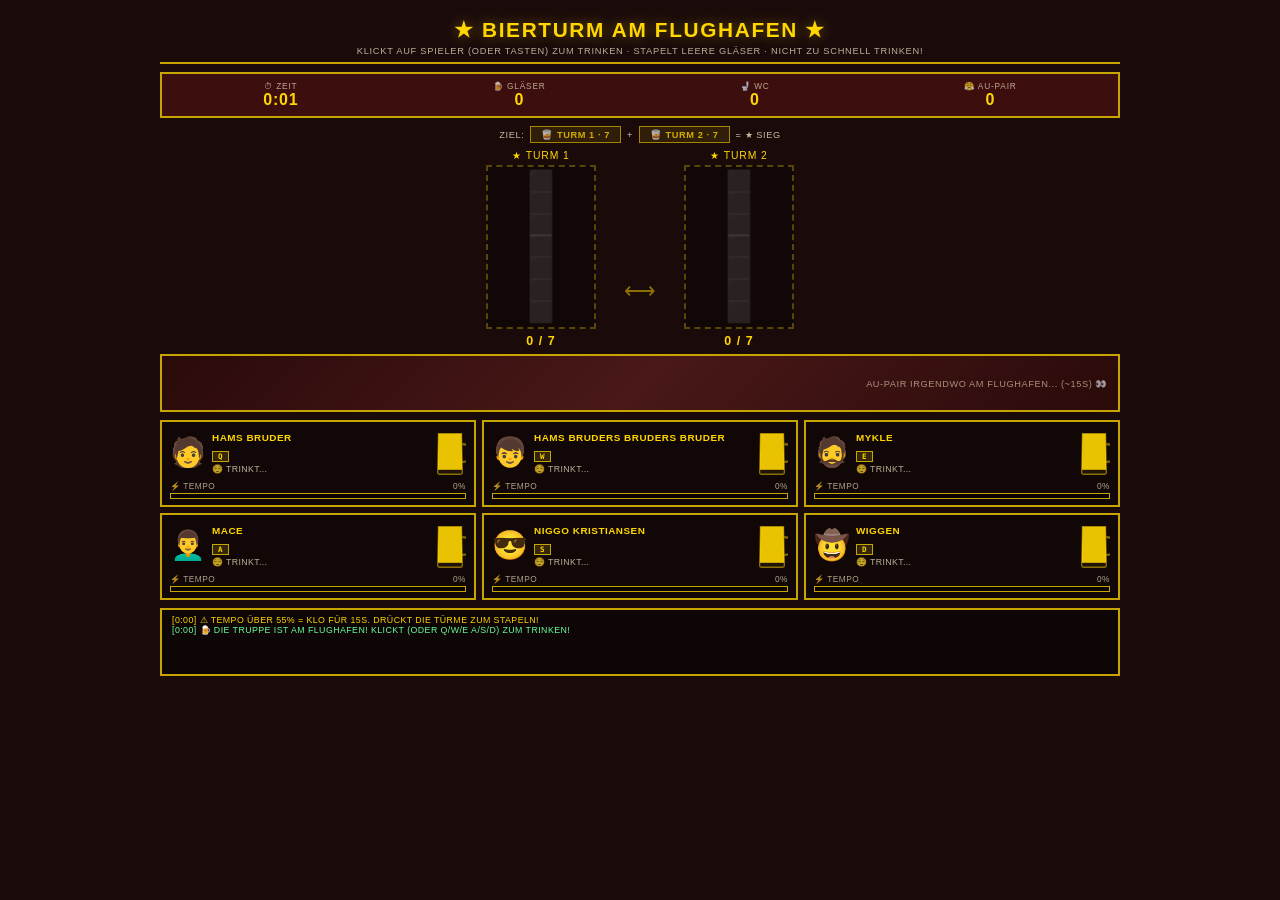
<file: games/bierturm.html>
<!DOCTYPE html>
<html lang="de">
<head>
<meta charset="UTF-8">
<meta name="viewport" content="width=device-width, initial-scale=1.0, user-scalable=no">
<title>🍺 Bierturm am Flughafen</title>
<style>
* { box-sizing: border-box; margin: 0; padding: 0; -webkit-tap-highlight-color: transparent; }
:root {
  --red: #b71c1c;
  --red-deep: #7f0000;
  --gold: #ffd600;
  --gold-dark: #c7a500;
  --cream: #f5e6c8;
  --ink: #1a0a0a;
}
body {
  font-family: 'Arial Black', Arial, sans-serif;
  background: var(--ink);
  color: var(--cream);
  min-height: 100vh;
  user-select: none;
  overflow-x: hidden;
  text-transform: uppercase;
}

#game-wrap { max-width: 980px; margin: 0 auto; padding: 8px 10px 16px; }

#header {
  text-align: center;
  padding: 10px 0 6px;
  border-bottom: 2px solid var(--gold-dark);
  margin-bottom: 8px;
}
#header h1 { font-size: 1.3em; color: var(--gold); letter-spacing: 0.08em; text-shadow: 0 0 14px rgba(255, 214, 0, 0.4); }
#header p  { font-size: 0.58em; color: var(--cream); opacity: 0.75; margin-top: 4px; letter-spacing: 0.08em; }

#info-bar {
  display: flex; justify-content: space-around;
  background: rgba(183, 28, 28, 0.22);
  border: 2px solid var(--gold-dark);
  padding: 7px 4px;
  margin-bottom: 8px;
}
.info-item { text-align: center; }
.info-lbl  { font-size: 0.52em; color: var(--cream); opacity: 0.7; letter-spacing: 0.1em; }
.info-val  { font-size: 1em; color: var(--gold); font-weight: 900; letter-spacing: 0.05em; }

#towers-row {
  display: flex; justify-content: center;
  align-items: flex-end; gap: 28px;
  margin: 6px 0;
}
.tower { text-align: center; min-width: 110px; }
.tower-lbl { font-size: 0.65em; color: var(--gold); margin-bottom: 4px; letter-spacing: 0.08em; }
.tower-stack {
  display: flex; flex-direction: column-reverse;
  align-items: center; gap: 1px;
  min-height: 148px; justify-content: flex-start;
  padding: 4px;
  background: rgba(0, 0, 0, 0.35);
  border: 2px dashed rgba(255, 214, 0, 0.3);
  cursor: pointer;
  transition: border-color 0.2s, background 0.2s;
  position: relative;
}
.tower-stack.highlight {
  border-color: var(--gold);
  background: rgba(255, 214, 0, 0.14);
  box-shadow: 0 0 16px rgba(255, 214, 0, 0.4);
}
.tower-stack.just-stolen { animation: shakeIt 0.4s ease-in-out; }
@keyframes shakeIt {
  0%,100% { transform: translateX(0) rotate(0); }
  25% { transform: translateX(-7px) rotate(-3deg); }
  75% { transform: translateX(7px) rotate(3deg); }
}
.glass-item { font-size: 1.85em; line-height: 1; animation: dropIn 0.22s ease-out; }
@keyframes dropIn {
  from { transform: translateY(-28px) scale(1.25); opacity: 0; }
  to   { transform: translateY(0) scale(1); opacity: 1; }
}
.slot-empty { font-size: 1.3em; opacity: 0.12; line-height: 1; }
.tower-cnt  { margin-top: 5px; font-size: 0.78em; color: var(--gold); font-weight: 900; letter-spacing: 0.08em; }
.tower-cnt.full { color: #66ff99; }

#worker-scene {
  position: relative; height: 58px;
  background: linear-gradient(135deg, #2a0a0a, #4a1818, #2a0a0a);
  overflow: hidden;
  margin: 6px 0;
  border: 2px solid var(--gold-dark);
}
#worker-npc {
  position: absolute; font-size: 2.3em;
  top: 8px; transition: left 0.1s linear;
  filter: drop-shadow(0 0 7px rgba(255, 214, 0, 0.7));
  display: none;
}
#worker-speech {
  position: absolute; top: 6px;
  font-size: 0.6em; color: var(--gold);
  font-weight: bold; white-space: nowrap;
  display: none; background: rgba(0, 0, 0, 0.65);
  padding: 2px 7px;
  letter-spacing: 0.05em;
  transition: left 0.1s linear;
}
#worker-idle {
  position: absolute; right: 10px; top: 50%;
  transform: translateY(-50%);
  font-size: 0.58em; color: var(--cream); opacity: 0.6;
  letter-spacing: 0.06em;
}
#distract-btn {
  position: absolute; left: 50%; top: 50%;
  transform: translate(-50%, -50%);
  background: linear-gradient(180deg, var(--red), var(--red-deep));
  color: var(--gold); border: 2px solid var(--gold);
  padding: 6px 16px; font-size: 0.68em;
  font-weight: 900; font-family: inherit;
  letter-spacing: 0.1em; text-transform: uppercase;
  cursor: pointer; display: none;
  animation: pulseBtn 0.5s infinite alternate;
  z-index: 10;
  box-shadow: 0 0 14px rgba(255, 214, 0, 0.6);
}
@keyframes pulseBtn {
  from { box-shadow: 0 0 8px rgba(255, 214, 0, 0.5); transform: translate(-50%,-50%) scale(1); }
  to   { box-shadow: 0 0 18px rgba(255, 214, 0, 0.9); transform: translate(-50%,-50%) scale(1.04); }
}
#distract-used {
  position: absolute; left: 50%; top: 50%;
  transform: translate(-50%,-50%);
  font-size: 0.65em; color: var(--gold-dark);
  display: none; letter-spacing: 0.08em;
}
#worker-progress-bar {
  position: absolute; bottom: 0; left: 0; height: 3px;
  background: var(--gold); transition: width 0.1s;
  display: none;
}

#players-grid {
  display: grid;
  grid-template-columns: repeat(3, 1fr);
  gap: 6px; margin: 8px 0;
}

.pcard {
  background: rgba(0, 0, 0, 0.35);
  border: 2px solid var(--gold-dark);
  padding: 8px 8px 6px;
  cursor: pointer; position: relative;
  transition: background 0.12s, border-color 0.12s, transform 0.08s;
}
.pcard:hover:not(.state-bathroom):not(.state-waiting):not(.state-empty) {
  background: rgba(183, 28, 28, 0.25);
  border-color: var(--gold);
}
.pcard:active:not(.state-bathroom) { transform: scale(0.96); }

.pcard.state-bathroom {
  background: rgba(127, 0, 0, 0.35);
  border-color: var(--red);
  cursor: not-allowed;
  opacity: 0.65;
}
.pcard.state-empty {
  background: rgba(255, 214, 0, 0.16);
  border-color: var(--gold);
  animation: emptyGlow 0.8s infinite alternate;
}
@keyframes emptyGlow {
  from { box-shadow: 0 0 4px rgba(255, 214, 0, 0.35); }
  to   { box-shadow: 0 0 14px rgba(255, 214, 0, 0.8); }
}
.pcard.state-danger {
  border-color: var(--red-bright, #ff3333);
  animation: dangerFlash 0.45s infinite alternate;
}
@keyframes dangerFlash {
  from { box-shadow: 0 0 4px rgba(229, 57, 53, 0.4); }
  to   { box-shadow: 0 0 16px rgba(229, 57, 53, 0.9); }
}
.pcard.clicked-fx { animation: clickPop 0.18s ease-out; }
@keyframes clickPop {
  0%   { transform: scale(1); }
  50%  { transform: scale(1.06); }
  100% { transform: scale(1); }
}

.card-top { display: flex; align-items: center; gap: 6px; margin-bottom: 4px; }
.p-avatar { font-size: 1.8em; line-height: 1; flex-shrink: 0; }
.p-name-block { flex: 1; min-width: 0; }
.p-name {
  font-size: 0.62em; font-weight: 900;
  color: var(--gold); margin-bottom: 2px;
  white-space: nowrap; overflow: hidden;
  text-overflow: ellipsis; letter-spacing: 0.05em;
}
.p-key {
  display: inline-block;
  background: rgba(255, 214, 0, 0.15);
  border: 1px solid var(--gold-dark);
  padding: 0 5px;
  font-size: 0.58em; color: var(--gold);
  font-family: monospace; font-weight: bold;
  margin-bottom: 2px;
}
.p-status { font-size: 0.55em; color: var(--cream); opacity: 0.75; white-space: nowrap; letter-spacing: 0.04em; }

.beer-glass-wrap { position: relative; width: 32px; height: 46px; flex-shrink: 0; }
.beer-glass-svg  { width: 32px; height: 46px; }

.speed-row { margin-top: 5px; }
.speed-lbl {
  display: flex; justify-content: space-between;
  font-size: 0.52em; color: var(--cream); opacity: 0.7;
  margin-bottom: 2px; letter-spacing: 0.06em;
}
.speed-bg {
  height: 6px; background: rgba(0, 0, 0, 0.4);
  border: 1px solid var(--gold-dark);
  overflow: hidden;
}
.speed-fill {
  height: 100%;
  transition: width 0.18s, background-color 0.3s;
}

.stack-btns { display: none; gap: 5px; margin-top: 7px; }
.stack-btns.show { display: flex; }
.stack-btn {
  flex: 1;
  background: linear-gradient(180deg, var(--red), var(--red-deep));
  border: 1.5px solid var(--gold);
  color: var(--gold); font-size: 0.6em;
  font-weight: 900; padding: 5px 2px;
  font-family: inherit; letter-spacing: 0.08em;
  text-transform: uppercase;
  cursor: pointer; transition: background 0.15s, transform 0.1s;
}
.stack-btn:hover  { background: var(--red-bright, #e53935); transform: scale(1.04); }
.stack-btn:active { transform: scale(0.96); }

.bathroom-badge {
  position: absolute; top: 6px; right: 7px;
  background: var(--red); color: var(--gold);
  border: 2px solid var(--gold);
  border-radius: 50%; width: 26px; height: 26px;
  font-size: 0.68em; font-weight: 900;
  display: flex; align-items: center; justify-content: center;
  animation: badgePulse 0.6s infinite alternate;
}
@keyframes badgePulse {
  from { background: var(--red-deep); }
  to   { background: var(--red); }
}

#log {
  background: rgba(0, 0, 0, 0.45);
  border: 2px solid var(--gold-dark);
  padding: 5px 10px;
  height: 68px; overflow-y: auto;
  font-size: 0.55em; color: var(--cream);
  margin-top: 6px; letter-spacing: 0.05em;
}
.log-info    { color: var(--cream); opacity: 0.85; }
.log-warn    { color: var(--gold); }
.log-danger  { color: #ff6655; }
.log-success { color: #66ff99; }

#overlay {
  display: none; position: fixed; inset: 0;
  background: rgba(0, 0, 0, 0.92);
  z-index: 500; align-items: center; justify-content: center;
  padding: 20px;
}
#overlay.show { display: flex; }
#overlay-box {
  background: var(--ink); border: 3px solid var(--gold);
  padding: 30px 36px; text-align: center; max-width: 460px;
}
#ov-title { font-size: 1.6em; color: var(--gold); margin-bottom: 12px; letter-spacing: 0.08em; }
#ov-msg   { font-size: 0.72em; color: var(--cream); line-height: 1.7; margin-bottom: 22px; letter-spacing: 0.04em; }
#btn-restart {
  background: linear-gradient(180deg, var(--red), var(--red-deep));
  color: var(--gold); border: 2px solid var(--gold);
  padding: 10px 26px; font-size: 0.8em; font-weight: 900;
  letter-spacing: 0.12em; text-transform: uppercase;
  font-family: inherit; cursor: pointer;
}
#btn-restart:active { transform: scale(0.96); }

#warn-banner {
  display: none; position: fixed;
  top: 0; left: 0; right: 0;
  background: var(--red-deep); color: var(--gold);
  border-bottom: 2px solid var(--gold);
  text-align: center; font-size: 0.78em;
  font-weight: 900; letter-spacing: 0.1em;
  padding: 8px; z-index: 400;
  animation: bannerFlash 0.35s infinite alternate;
}
@keyframes bannerFlash {
  from { background: var(--red-deep); }
  to   { background: var(--red); }
}

#goal-bar {
  display: flex; align-items: center; justify-content: center;
  flex-wrap: wrap;
  gap: 6px; margin-bottom: 6px;
  font-size: 0.58em; color: var(--cream); opacity: 0.8;
  letter-spacing: 0.06em;
}
.goal-chip {
  background: rgba(255, 214, 0, 0.12);
  border: 1px solid var(--gold-dark);
  padding: 2px 10px; color: var(--gold); font-weight: 900;
}

.auto-timer {
  position: absolute; bottom: 4px; right: 6px;
  font-size: 0.55em; color: var(--gold); opacity: 0.9;
  letter-spacing: 0.05em;
}

@media (max-width: 480px) {
  #towers-row { gap: 14px; }
  .tower { min-width: 100px; }
  #players-grid { grid-template-columns: repeat(2, 1fr); }
}
</style>
</head>
<body>

<div id="warn-banner">⚠ DAS AU-PAIR NÄHERT SICH — SCHÜTZT DEN TURM! ⚠</div>

<div id="overlay">
  <div id="overlay-box">
    <div id="ov-title">★ SIEG ★</div>
    <div id="ov-msg">Glückwunsch!</div>
    <button id="btn-restart" onclick="restartGame()">★ NOCHMAL SPIELEN ★</button>
  </div>
</div>

<div id="game-wrap">

  <div id="header">
    <h1>★ BIERTURM AM FLUGHAFEN ★</h1>
    <p>Klickt auf Spieler (oder Tasten) zum Trinken · Stapelt leere Gläser · Nicht ZU schnell trinken!</p>
  </div>

  <div id="info-bar">
    <div class="info-item">
      <div class="info-lbl">⏱ Zeit</div>
      <div class="info-val" id="ui-time">0:00</div>
    </div>
    <div class="info-item">
      <div class="info-lbl">🍺 Gläser</div>
      <div class="info-val" id="ui-glasses">0</div>
    </div>
    <div class="info-item">
      <div class="info-lbl">🚽 WC</div>
      <div class="info-val" id="ui-wc">0</div>
    </div>
    <div class="info-item">
      <div class="info-lbl">😤 Au-Pair</div>
      <div class="info-val" id="ui-worker">0</div>
    </div>
  </div>

  <div id="goal-bar">
    <span>Ziel:</span>
    <span class="goal-chip">🥃 Turm 1 · 7</span>
    <span>+</span>
    <span class="goal-chip">🥃 Turm 2 · 7</span>
    <span>= ★ SIEG</span>
  </div>

  <div id="towers-row">
    <div class="tower">
      <div class="tower-lbl">★ TURM 1</div>
      <div class="tower-stack" id="tstack-0" onclick="onClickTower(0)"></div>
      <div class="tower-cnt" id="tcnt-0">0 / 7</div>
    </div>
    <div style="padding-bottom:44px;color:var(--gold);font-size:1.4em;opacity:0.5;">⟷</div>
    <div class="tower">
      <div class="tower-lbl">★ TURM 2</div>
      <div class="tower-stack" id="tstack-1" onclick="onClickTower(1)"></div>
      <div class="tower-cnt" id="tcnt-1">0 / 7</div>
    </div>
  </div>

  <div id="worker-scene">
    <div id="worker-npc">🧹</div>
    <div id="worker-speech"></div>
    <div id="worker-idle">Au-Pair irgendwo am Flughafen... 👀</div>
    <button id="distract-btn" onclick="distractWorker()">🙈 AU-PAIR ABLENKEN!</button>
    <div id="distract-used">😅 Schon abgelenkt...</div>
    <div id="worker-progress-bar"></div>
  </div>

  <div id="players-grid"></div>

  <div id="log"></div>

</div>

<script>
const CFG = {
  players: [
    { name: 'Hams Bruder',                 emoji: '🧑',     key: 'Q' },
    { name: 'Hams Bruders Bruders Bruder', emoji: '👦',     key: 'W' },
    { name: 'Mykle',                       emoji: '🧔',     key: 'E' },
    { name: 'Mace',                        emoji: '👨‍🦱',  key: 'A' },
    { name: 'Niggo Kristiansen',           emoji: '😎',     key: 'S' },
    { name: 'Wiggen',                      emoji: '🤠',     key: 'D' },
  ],
  beerDrainAuto:  1.8,
  beerDrainBoost: 34,
  clickBoostDur:  1.2,
  clickSpeedGain: 24,
  speedDecay:     8,
  speedDanger:    55,
  bathroomSec:    15,
  newBeerDelay:   1.8,
  autoStackDelay: 4.5,
  workerMinSec:   14,
  workerMaxSec:   26,
  workerPx:       75,
  distractDur:    3.5,
  towerTarget:    7,
};

const KEY_MAP = {};
CFG.players.forEach((p, i) => { KEY_MAP[p.key.toLowerCase()] = i; });

let G, rafId, lastTs;

function mkState() {
  return {
    running: false, over: false, won: false,
    time: 0, totalGlasses: 0, bathroomCount: 0, workerCount: 0,
    towers: [0, 0],
    pendingPlayer: -1,
    players: CFG.players.map((p, i) => ({
      id: i, name: p.name, emoji: p.emoji, key: p.key,
      beer: 100, speed: 0,
      state: 'drinking',
      bathroomLeft: 0,
      waitLeft: 0,
      boostLeft: 0,
      autoStackLeft: 0,
    })),
    worker: {
      active: false, x: -80, dir: 1,
      cooldown: randCD(),
      distracted: false, distractLeft: 0,
      tookTower: false,
      warnTimer: 0,
      usedDistract: false,
    },
    sceneW: 900,
  };
}

function randCD() {
  return CFG.workerMinSec + Math.random() * (CFG.workerMaxSec - CFG.workerMinSec);
}

function onClickPlayer(id) {
  if (!G.running || G.over) return;
  const p = G.players[id];
  if (p.state === 'bathroom' || p.state === 'waiting') return;
  if (p.state === 'empty') return;

  drinkClick(p);

  const card = document.getElementById('pcard-' + id);
  if (card) {
    card.classList.remove('clicked-fx');
    void card.offsetWidth;
    card.classList.add('clicked-fx');
    setTimeout(() => card.classList.remove('clicked-fx'), 200);
  }
}

function drinkClick(p) {
  p.speed = Math.min(100, p.speed + CFG.clickSpeedGain);
  p.boostLeft = CFG.clickBoostDur;
  if (p.speed >= CFG.speedDanger && p.state !== 'bathroom') goBathroom(p);
}

function onClickTower(tIdx) {
  if (!G.running || G.over) return;
  const p = G.players.find(pl => pl.state === 'empty');
  if (!p) return;
  placeGlass(p, tIdx);
}

function placeGlass(p, tIdx) {
  if (G.towers[tIdx] >= CFG.towerTarget) {
    const other = 1 - tIdx;
    if (G.towers[other] < CFG.towerTarget) { placeGlass(p, other); return; }
    return;
  }
  G.towers[tIdx]++;
  G.totalGlasses++;
  p.state = 'waiting';
  p.waitLeft = CFG.newBeerDelay;
  p.autoStackLeft = 0;
  addLog(`🥃 ${p.name} legt Glas auf Turm ${tIdx + 1}! (${G.towers[tIdx]}/${CFG.towerTarget})`, 'info');

  if (G.towers[0] >= CFG.towerTarget && G.towers[1] >= CFG.towerTarget) triggerWin();
  unhighlightTowers();
}

function goBathroom(p) {
  p.state = 'bathroom';
  p.bathroomLeft = CFG.bathroomSec;
  p.boostLeft = 0;
  if (p.autoStackLeft > 0) autoStack(p);
  G.bathroomCount++;
  addLog(`🚽 ${p.name} rennt aufs Klo! (${CFG.bathroomSec}s raus)`, 'warn');
}

function autoStack(p) {
  const t = G.towers[0] <= G.towers[1] ? 0 : 1;
  if (G.towers[t] < CFG.towerTarget) {
    G.towers[t]++;
    G.totalGlasses++;
    addLog(`⏰ Automatisch gestapelt: ${p.name} auf Turm ${t+1}`, 'warn');
    if (G.towers[0] >= CFG.towerTarget && G.towers[1] >= CFG.towerTarget) triggerWin();
  }
  p.autoStackLeft = 0;
}

function distractWorker() {
  if (!G.running || G.over) return;
  const w = G.worker;
  if (!w.active || w.usedDistract || w.distracted) return;
  w.distracted = true;
  w.distractLeft = CFG.distractDur;
  w.usedDistract = true;
  addLog(`🙈 AU-PAIR ABGELENKT! ${CFG.distractDur}s Pause!`, 'success');
  document.getElementById('distract-btn').style.display = 'none';
  document.getElementById('distract-used').style.display = 'block';
}

window.addEventListener('keydown', e => {
  const key = e.key.toLowerCase();
  if (key in KEY_MAP) onClickPlayer(KEY_MAP[key]);
});

function update(dt) {
  G.time += dt;
  G.players.forEach(p => updatePlayer(p, dt));
  updateWorker(dt);
}

function updatePlayer(p, dt) {
  if (p.state === 'bathroom') {
    p.bathroomLeft -= dt;
    if (p.bathroomLeft <= 0) {
      p.bathroomLeft = 0; p.speed = 0; p.beer = 100;
      p.state = 'drinking';
      addLog(`${p.emoji} ${p.name} zurück vom Klo — neues Glas bereit!`, 'info');
    }
    return;
  }
  if (p.state === 'waiting') {
    p.waitLeft -= dt;
    if (p.waitLeft <= 0) { p.waitLeft = 0; p.beer = 100; p.state = 'drinking'; }
    return;
  }
  if (p.state === 'empty') {
    p.autoStackLeft -= dt;
    if (p.autoStackLeft <= 0) {
      autoStack(p);
      p.state = 'waiting';
      p.waitLeft = CFG.newBeerDelay;
      unhighlightTowers();
    }
    return;
  }

  if (p.boostLeft > 0) {
    p.boostLeft -= dt;
    if (p.boostLeft < 0) p.boostLeft = 0;
  } else {
    p.speed = Math.max(0, p.speed - CFG.speedDecay * dt);
  }

  const rate = p.boostLeft > 0 ? CFG.beerDrainBoost : CFG.beerDrainAuto;
  p.beer -= rate * dt;

  if (p.beer <= 0) {
    p.beer = 0;
    p.boostLeft = 0;
    p.state = 'empty';
    p.autoStackLeft = CFG.autoStackDelay;
    highlightTowers();
    addLog(`✅ ${p.name} hat das Glas leer! Auf einen Turm stapeln!`, 'warn');
  }
}

function highlightTowers() {
  document.getElementById('tstack-0').classList.add('highlight');
  document.getElementById('tstack-1').classList.add('highlight');
}
function unhighlightTowers() {
  const anyEmpty = G.players.some(p => p.state === 'empty');
  if (!anyEmpty) {
    document.getElementById('tstack-0').classList.remove('highlight');
    document.getElementById('tstack-1').classList.remove('highlight');
  }
}

function updateWorker(dt) {
  const w = G.worker;
  const sw = G.sceneW;

  if (!w.active) {
    w.cooldown -= dt;
    if (w.cooldown <= 0) spawnWorker();
    return;
  }

  if (w.warnTimer > 0) {
    w.warnTimer -= dt;
    if (w.warnTimer <= 0) document.getElementById('warn-banner').style.display = 'none';
  }

  if (w.distracted) {
    w.distractLeft -= dt;
    if (w.distractLeft <= 0) {
      w.distracted = false; w.distractLeft = 0;
      addLog('😤 Au-Pair nicht mehr abgelenkt!', 'warn');
    }
  } else {
    w.x += CFG.workerPx * w.dir * dt;
  }

  const progress = w.dir === 1
    ? Math.min(100, ((w.x + 40) / sw) * 100)
    : Math.min(100, ((sw - w.x) / sw) * 100);
  document.getElementById('worker-progress-bar').style.width = progress + '%';

  const mid = sw / 2;
  const wMid = w.x + 22;
  const pastMid = (w.dir === 1 && wMid >= mid) || (w.dir === -1 && wMid <= mid);
  if (!w.tookTower && pastMid) { w.tookTower = true; stealTower(); }

  const gone = (w.dir === 1 && w.x > sw + 80) || (w.dir === -1 && w.x < -120);
  if (gone) {
    w.active = false; w.tookTower = false; w.usedDistract = false; w.distracted = false;
    w.cooldown = randCD();
    hideWorker();
    addLog('👋 Au-Pair ist weg... erstmal.', 'info');
  }
}

function spawnWorker() {
  const w = G.worker;
  const sw = G.sceneW;
  w.active = true;
  w.dir = Math.random() > 0.5 ? 1 : -1;
  w.x = w.dir === 1 ? -60 : sw + 60;
  w.tookTower = false; w.usedDistract = false; w.distracted = false;
  w.warnTimer = 5;
  G.workerCount++;

  document.getElementById('warn-banner').style.display = 'block';
  document.getElementById('distract-btn').style.display = 'block';
  document.getElementById('distract-used').style.display = 'none';
  document.getElementById('worker-progress-bar').style.display = 'block';
  document.getElementById('worker-idle').style.display = 'none';

  addLog('😤 AU-PAIR KOMMT! Drücke "ABLENKEN" um Zeit zu gewinnen!', 'danger');
}

function stealTower() {
  const biggest = G.towers[0] >= G.towers[1] ? 0 : 1;
  if (G.towers[biggest] === 0) {
    addLog('😒 Au-Pair fand nichts zum Mitnehmen. Diesmal.', 'info');
    return;
  }
  const n = G.towers[biggest];
  G.towers[biggest] = 0;
  addLog(`😡 AU-PAIR HAT ${n} GLÄSER VON TURM ${biggest + 1} GEKLAUT! CHAOS!`, 'danger');

  const el = document.getElementById(`tstack-${biggest}`);
  if (el) {
    el.classList.remove('just-stolen');
    void el.offsetWidth;
    el.classList.add('just-stolen');
    setTimeout(() => el.classList.remove('just-stolen'), 500);
  }
}

function hideWorker() {
  document.getElementById('worker-npc').style.display = 'none';
  document.getElementById('worker-speech').style.display = 'none';
  document.getElementById('distract-btn').style.display = 'none';
  document.getElementById('distract-used').style.display = 'none';
  document.getElementById('worker-progress-bar').style.display = 'none';
  document.getElementById('worker-idle').style.display = 'block';
}

function render() {
  renderTowers();
  renderPlayers();
  renderWorker();
  renderUI();
}

function renderTowers() {
  for (let t = 0; t < 2; t++) {
    const el = document.getElementById(`tstack-${t}`);
    const cnt = G.towers[t];
    let html = '';
    for (let i = 0; i < cnt; i++)               html += '<div class="glass-item">🥃</div>';
    for (let i = cnt; i < CFG.towerTarget; i++) html += '<div class="slot-empty">⬜</div>';
    el.innerHTML = html;

    const ce = document.getElementById(`tcnt-${t}`);
    ce.textContent = `${cnt} / ${CFG.towerTarget}`;
    ce.className = 'tower-cnt' + (cnt >= CFG.towerTarget ? ' full' : '');
  }
}

function renderPlayers() {
  const grid = document.getElementById('players-grid');
  G.players.forEach((p, i) => {
    let card = document.getElementById('pcard-' + i);
    if (!card) {
      card = document.createElement('div');
      card.id = 'pcard-' + i;
      card.addEventListener('click', () => onClickPlayer(i));
      grid.appendChild(card);
    }

    let cls = 'pcard';
    if (p.state === 'bathroom') cls += ' state-bathroom';
    else if (p.state === 'empty') cls += ' state-empty';
    else if (p.state === 'waiting') cls += ' state-waiting';
    else if (p.speed >= CFG.speedDanger - 14) cls += ' state-danger';
    card.className = cls;

    const beerPct  = Math.max(0, Math.min(100, p.beer));
    const speedPct = Math.min(100, p.speed);
    const speedColor = speedColor_(speedPct);

    let status = '';
    if      (p.state === 'bathroom') status = `🚽 Klo — ${Math.ceil(p.bathroomLeft)}s`;
    else if (p.state === 'waiting')  status = `🍺 Neues Glas...`;
    else if (p.state === 'empty')    status = `👇 Auf Turm stapeln!`;
    else if (p.boostLeft > 0)        status = `😤 Trinkt schnell!`;
    else                             status = `😌 Trinkt...`;

    const showStack = p.state === 'empty';

    card.innerHTML = `
      <div class="card-top">
        <div class="p-avatar">${p.emoji}</div>
        <div class="p-name-block">
          <div class="p-name">${p.name}</div>
          <span class="p-key">${p.key}</span>
          <div class="p-status">${status}</div>
        </div>
        ${beerGlassSVG(beerPct)}
      </div>
      <div class="speed-row">
        <div class="speed-lbl">
          <span>⚡ Tempo</span>
          <span>${Math.round(speedPct)}%</span>
        </div>
        <div class="speed-bg">
          <div class="speed-fill" style="width:${speedPct}%;background:${speedColor}"></div>
        </div>
      </div>
      <div class="stack-btns${showStack ? ' show' : ''}">
        <button class="stack-btn" onclick="event.stopPropagation();placeGlass(G.players[${i}],0)">★ TURM 1</button>
        <button class="stack-btn" onclick="event.stopPropagation();placeGlass(G.players[${i}],1)">★ TURM 2</button>
      </div>
      ${showStack ? `<div class="auto-timer">Auto in ${Math.ceil(Math.max(0,p.autoStackLeft))}s</div>` : ''}
      ${p.state === 'bathroom' ? `<div class="bathroom-badge">${Math.ceil(p.bathroomLeft)}</div>` : ''}
    `;
  });
}

function beerGlassSVG(pct) {
  const h = Math.round(pct * 0.6);
  const foamH = pct > 5 ? 7 : 0;
  const liquidH = Math.max(0, h - foamH);
  const color = pct > 30 ? '#ffd600' : '#c7a500';
  return `
    <div class="beer-glass-wrap">
      <svg class="beer-glass-svg" viewBox="0 0 36 52" xmlns="http://www.w3.org/2000/svg">
        <path d="M5,4 L4,48 Q4,50 6,50 L30,50 Q32,50 32,48 L31,4 Z"
              fill="rgba(255,214,0,0.06)" stroke="rgba(255,214,0,0.5)" stroke-width="1.5"/>
        ${liquidH > 0 ? `<clipPath id="gc${pct}"><path d="M5,4 L4,48 Q4,50 6,50 L30,50 Q32,50 32,48 L31,4 Z"/></clipPath>
        <rect x="4" y="${52 - liquidH - foamH}" width="32" height="${liquidH}"
              fill="${color}" opacity="0.9" clip-path="url(#gc${pct})"/>` : ''}
        ${foamH > 0 ? `<rect x="4" y="${52 - liquidH - foamH}" width="32" height="${foamH}"
              fill="rgba(245,230,200,0.9)" rx="2" clip-path="url(#gc${pct})"/>` : ''}
        <path d="M32,16 Q42,16 42,26 Q42,36 32,36" fill="none"
              stroke="rgba(255,214,0,0.5)" stroke-width="2.5"/>
      </svg>
    </div>`;
}

function speedColor_(pct) {
  if (pct < 35) return '#66ff99';
  if (pct < 60) return '#ffd600';
  if (pct < 80) return '#ff8833';
  return '#ff3333';
}

function renderWorker() {
  const w = G.worker;
  const npc    = document.getElementById('worker-npc');
  const speech = document.getElementById('worker-speech');

  if (w.active) {
    npc.style.display = 'block';
    npc.style.left = w.x + 'px';
    npc.style.transform = w.dir === -1 ? 'scaleX(-1)' : '';

    speech.style.display = 'block';
    speech.style.left = Math.max(0, w.x + 50) + 'px';
    speech.textContent = w.distracted
      ? '😵‍💫 Abgelenkt!'
      : w.tookTower ? '😤 Räumt auf!'
      : '🧹 Auf Streife...';
  } else {
    npc.style.display = 'none';
    speech.style.display = 'none';
    const cd = Math.ceil(Math.max(0, w.cooldown));
    document.getElementById('worker-idle').textContent = `Au-Pair irgendwo am Flughafen... (~${cd}s) 👀`;
  }
}

function renderUI() {
  const m = Math.floor(G.time / 60);
  const s = Math.floor(G.time % 60);
  document.getElementById('ui-time').textContent    = `${m}:${s.toString().padStart(2, '0')}`;
  document.getElementById('ui-glasses').textContent = G.totalGlasses;
  document.getElementById('ui-wc').textContent      = G.bathroomCount;
  document.getElementById('ui-worker').textContent  = G.workerCount;
}

function triggerWin() {
  G.over = true; G.won = true;
  const m = Math.floor(G.time / 60);
  const s = Math.floor(G.time % 60);
  document.getElementById('ov-title').textContent = '★ SIEG! ★';
  document.getElementById('ov-msg').innerHTML =
    `Zwei Türme mit 7 Gläsern! LEGENDÄR!<br><br>
     ⏱ <b>${m}:${s.toString().padStart(2,'0')}</b> &nbsp;·&nbsp;
     🚽 Klo: <b>${G.bathroomCount}</b> &nbsp;·&nbsp;
     😤 Au-Pair-Angriffe: <b>${G.workerCount}</b>`;
  document.getElementById('overlay').classList.add('show');
}

function addLog(txt, type = 'info') {
  const log = document.getElementById('log');
  const t = G ? G.time : 0;
  const m = Math.floor(t / 60), s = Math.floor(t % 60);
  const div = document.createElement('div');
  div.className = 'log-' + type;
  div.textContent = `[${m}:${s.toString().padStart(2,'0')}] ${txt}`;
  log.insertBefore(div, log.firstChild);
  while (log.children.length > 30) log.removeChild(log.lastChild);
}

function loop(ts) {
  if (!G.running || G.over) return;
  if (!lastTs) lastTs = ts;
  const dt = Math.min((ts - lastTs) / 1000, 0.08);
  lastTs = ts;
  update(dt);
  render();
  rafId = requestAnimationFrame(loop);
}

function startGame() {
  if (rafId) cancelAnimationFrame(rafId);
  lastTs = null;

  const scene = document.getElementById('worker-scene');
  const sw = scene ? scene.offsetWidth : 900;

  G = mkState();
  G.sceneW = sw;
  G.running = true;

  document.getElementById('players-grid').innerHTML = '';
  document.getElementById('overlay').classList.remove('show');
  document.getElementById('warn-banner').style.display = 'none';
  hideWorker();

  addLog('🍺 Die Truppe ist am Flughafen! Klickt (oder Q/W/E A/S/D) zum Trinken!', 'success');
  addLog(`⚠ Tempo über ${CFG.speedDanger}% = Klo für ${CFG.bathroomSec}s. Drückt die Türme zum Stapeln!`, 'warn');

  render();
  rafId = requestAnimationFrame(loop);
}

function restartGame() { startGame(); }

window.addEventListener('load', startGame);
window.addEventListener('resize', () => {
  if (!G) return;
  const scene = document.getElementById('worker-scene');
  if (scene) G.sceneW = scene.offsetWidth;
});
</script>
</body>
</html>
</file>
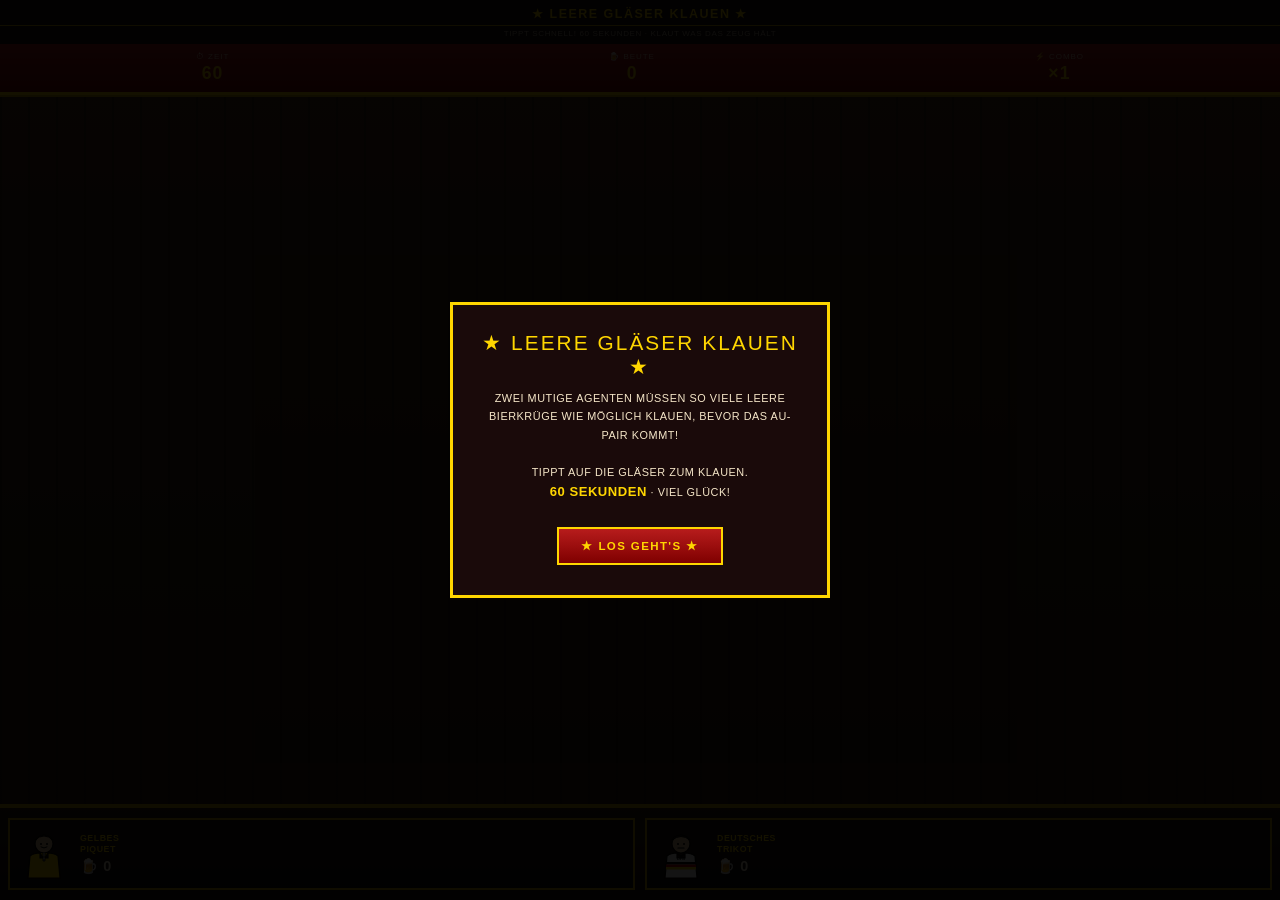
<file: games/glaeser-klauen.html>
<!DOCTYPE html>
<html lang="de">
<head>
<meta charset="UTF-8">
<meta name="viewport" content="width=device-width, initial-scale=1.0, user-scalable=no">
<title>🍺 Leere Gläser Klauen</title>
<style>
* { box-sizing: border-box; margin: 0; padding: 0; -webkit-tap-highlight-color: transparent; }
:root {
  --red: #b71c1c;
  --red-deep: #7f0000;
  --gold: #ffd600;
  --gold-dark: #c7a500;
  --cream: #f5e6c8;
  --ink: #1a0a0a;
  --wood: #4a2d1a;
  --wood-dark: #2d1a0f;
}
html, body { height: 100%; overflow: hidden; }
body {
  font-family: 'Arial Black', Arial, sans-serif;
  background: var(--ink);
  color: var(--cream);
  user-select: none;
  text-transform: uppercase;
  display: flex;
  flex-direction: column;
}

#topbar {
  display: flex;
  justify-content: space-around;
  background: linear-gradient(180deg, var(--red), var(--red-deep));
  border-bottom: 3px solid var(--gold);
  padding: 8px 6px;
  flex-shrink: 0;
}
.tb-item { text-align: center; }
.tb-lbl  { font-size: 0.5em; color: var(--cream); opacity: 0.85; letter-spacing: 0.12em; }
.tb-val  { font-size: 1.1em; color: var(--gold); font-weight: 900; letter-spacing: 0.06em; margin-top: 2px; }

#title {
  text-align: center;
  padding: 6px 10px 4px;
  font-size: 0.78em;
  color: var(--gold);
  letter-spacing: 0.12em;
  font-weight: 900;
  border-bottom: 1px solid var(--gold-dark);
  flex-shrink: 0;
}
#subtitle {
  text-align: center;
  font-size: 0.5em;
  color: var(--cream);
  opacity: 0.7;
  letter-spacing: 0.08em;
  padding: 3px 10px 6px;
  flex-shrink: 0;
}

#table-area {
  flex: 1;
  position: relative;
  background:
    repeating-linear-gradient(90deg, rgba(0,0,0,0.25) 0 2px, transparent 2px 28px),
    linear-gradient(180deg, var(--wood) 0%, var(--wood-dark) 100%);
  overflow: hidden;
  border-top: 2px solid var(--gold-dark);
  border-bottom: 2px solid var(--gold-dark);
  touch-action: manipulation;
}

.glass {
  position: absolute;
  width: 44px; height: 60px;
  cursor: pointer;
  transform: translate(-50%, -50%);
  animation: glassAppear 0.25s ease-out;
}
@keyframes glassAppear {
  from { transform: translate(-50%, -50%) scale(0.3) rotate(-20deg); opacity: 0; }
  to   { transform: translate(-50%, -50%) scale(1) rotate(0); opacity: 1; }
}
.glass.stolen {
  animation: stealFly 0.35s ease-in forwards;
  pointer-events: none;
}
@keyframes stealFly {
  to { transform: translate(-50%, -50%) scale(0.2) rotate(25deg); opacity: 0; }
}
.glass svg { width: 100%; height: 100%; filter: drop-shadow(0 2px 4px rgba(0,0,0,0.5)); }

.plus-one {
  position: absolute;
  font-size: 1em;
  font-weight: 900;
  color: var(--gold);
  text-shadow: 0 0 8px rgba(255,214,0,0.8), 1px 1px 0 #000;
  pointer-events: none;
  animation: plusFly 0.7s ease-out forwards;
  letter-spacing: 0.05em;
}
@keyframes plusFly {
  from { transform: translate(-50%, -50%); opacity: 1; }
  to   { transform: translate(-50%, -150%); opacity: 0; }
}

#characters {
  display: flex;
  justify-content: space-around;
  background: linear-gradient(180deg, var(--wood-dark), var(--ink));
  padding: 10px 8px;
  gap: 10px;
  flex-shrink: 0;
  border-top: 2px solid var(--gold-dark);
}
.char {
  flex: 1;
  display: flex;
  align-items: center;
  gap: 10px;
  background: rgba(0,0,0,0.4);
  border: 2px solid var(--gold-dark);
  padding: 8px;
  position: relative;
  transition: transform 0.1s, border-color 0.2s;
}
.char.grabbed {
  animation: charBump 0.25s ease-out;
  border-color: var(--gold);
}
@keyframes charBump {
  0%, 100% { transform: scale(1); }
  50%      { transform: scale(1.06) translateY(-3px); }
}
.char-avatar {
  width: 52px; height: 52px;
  flex-shrink: 0;
  position: relative;
}
.char-avatar svg { width: 100%; height: 100%; }
.char-info { flex: 1; min-width: 0; }
.char-name {
  font-size: 0.55em;
  color: var(--gold);
  font-weight: 900;
  letter-spacing: 0.06em;
  line-height: 1.2;
  margin-bottom: 3px;
}
.char-score {
  font-size: 0.9em;
  color: var(--cream);
  font-weight: 900;
  letter-spacing: 0.04em;
}

#overlay {
  display: none;
  position: fixed; inset: 0;
  background: rgba(0,0,0,0.92);
  z-index: 500;
  align-items: center; justify-content: center;
  padding: 20px;
}
#overlay.show { display: flex; }
#overlay-box {
  background: var(--ink);
  border: 3px solid var(--gold);
  padding: 26px 28px;
  max-width: 380px;
  text-align: center;
}
#ov-title {
  font-size: 1.3em;
  color: var(--gold);
  letter-spacing: 0.1em;
  margin-bottom: 10px;
}
#ov-msg {
  font-size: 0.68em;
  color: var(--cream);
  letter-spacing: 0.05em;
  line-height: 1.7;
  margin-bottom: 20px;
}
#ov-msg b { color: var(--gold); font-size: 1.2em; }
#btn-restart, #btn-start {
  background: linear-gradient(180deg, var(--red), var(--red-deep));
  color: var(--gold);
  border: 2px solid var(--gold);
  padding: 10px 22px;
  font-size: 0.72em;
  font-weight: 900;
  letter-spacing: 0.12em;
  text-transform: uppercase;
  font-family: inherit;
  cursor: pointer;
  margin: 4px;
}
#btn-restart:active, #btn-start:active { transform: scale(0.96); }

.combo-flash {
  position: absolute;
  top: 10px; left: 50%;
  transform: translateX(-50%);
  font-size: 0.85em;
  color: var(--gold);
  font-weight: 900;
  letter-spacing: 0.08em;
  text-shadow: 0 0 10px rgba(255,214,0,0.8), 1px 1px 0 #000;
  pointer-events: none;
  opacity: 0;
  transition: opacity 0.2s;
}
.combo-flash.show { opacity: 1; animation: comboShake 0.4s ease-out; }
@keyframes comboShake {
  0%   { transform: translateX(-50%) scale(0.7); }
  50%  { transform: translateX(-50%) scale(1.2); }
  100% { transform: translateX(-50%) scale(1); }
}
</style>
</head>
<body>

<div id="overlay">
  <div id="overlay-box">
    <div id="ov-title">★ LEERE GLÄSER KLAUEN ★</div>
    <div id="ov-msg" id="ov-intro">
      Zwei mutige Agenten müssen so viele leere Bierkrüge wie möglich klauen, bevor das Au-Pair kommt!<br><br>
      Tippt auf die Gläser zum Klauen.<br>
      <b>60 Sekunden</b> · viel Glück!
    </div>
    <button id="btn-start" onclick="startGame()">★ LOS GEHT'S ★</button>
  </div>
</div>

<div id="title">★ LEERE GLÄSER KLAUEN ★</div>
<div id="subtitle">Tippt schnell! 60 Sekunden · Klaut was das Zeug hält</div>

<div id="topbar">
  <div class="tb-item">
    <div class="tb-lbl">⏱ Zeit</div>
    <div class="tb-val" id="ui-time">60</div>
  </div>
  <div class="tb-item">
    <div class="tb-lbl">🍺 Beute</div>
    <div class="tb-val" id="ui-total">0</div>
  </div>
  <div class="tb-item">
    <div class="tb-lbl">⚡ Combo</div>
    <div class="tb-val" id="ui-combo">×1</div>
  </div>
</div>

<div id="table-area">
  <div class="combo-flash" id="comboFlash"></div>
</div>

<div id="characters">
  <div class="char" id="char-0">
    <div class="char-avatar">
      <!-- Gelbes Piquet / Yellow polo -->
      <svg viewBox="0 0 52 52" xmlns="http://www.w3.org/2000/svg">
        <!-- Head -->
        <circle cx="26" cy="16" r="9" fill="#f2c896" stroke="#000" stroke-width="1.2"/>
        <!-- Hair -->
        <path d="M17,12 Q26,4 35,12 Q34,9 26,7 Q18,9 17,12 Z" fill="#6b4423" stroke="#000" stroke-width="1"/>
        <!-- Eyes -->
        <circle cx="23" cy="16" r="1" fill="#000"/>
        <circle cx="29" cy="16" r="1" fill="#000"/>
        <!-- Smile -->
        <path d="M23,19 Q26,21 29,19" fill="none" stroke="#000" stroke-width="1" stroke-linecap="round"/>
        <!-- Polo shirt (yellow) -->
        <path d="M10,50 L12,28 Q16,25 22,25 L22,30 L30,30 L30,25 Q36,25 40,28 L42,50 Z"
              fill="#ffd600" stroke="#000" stroke-width="1.2"/>
        <!-- Collar -->
        <path d="M22,25 L26,31 L30,25" fill="#c7a500" stroke="#000" stroke-width="1"/>
        <path d="M25,25 L25,33 L27,33 L27,25" fill="#f5e6c8" stroke="#000" stroke-width="0.8"/>
        <!-- Buttons -->
        <circle cx="26" cy="29" r="0.7" fill="#000"/>
        <circle cx="26" cy="32" r="0.7" fill="#000"/>
      </svg>
    </div>
    <div class="char-info">
      <div class="char-name">Gelbes<br>Piquet</div>
      <div class="char-score">🍺 <span id="score-0">0</span></div>
    </div>
  </div>

  <div class="char" id="char-1">
    <div class="char-avatar">
      <!-- Deutsches Trikot / German national team jersey -->
      <svg viewBox="0 0 52 52" xmlns="http://www.w3.org/2000/svg">
        <!-- Head -->
        <circle cx="26" cy="16" r="9" fill="#f2c896" stroke="#000" stroke-width="1.2"/>
        <!-- Hair -->
        <path d="M17,12 Q26,5 35,12 Q33,8 26,7 Q18,8 17,12 Z" fill="#2a1810" stroke="#000" stroke-width="1"/>
        <!-- Eyes -->
        <circle cx="23" cy="16" r="1" fill="#000"/>
        <circle cx="29" cy="16" r="1" fill="#000"/>
        <!-- Determined mouth -->
        <path d="M23,20 L29,20" fill="none" stroke="#000" stroke-width="1.2" stroke-linecap="round"/>
        <!-- Jersey base (white) -->
        <path d="M10,50 L12,28 Q16,25 22,25 L22,30 L30,30 L30,25 Q36,25 40,28 L42,50 Z"
              fill="#ffffff" stroke="#000" stroke-width="1.2"/>
        <!-- German flag stripe across chest: black, red, gold -->
        <rect x="11" y="34" width="30" height="2.5" fill="#000"/>
        <rect x="11" y="36.5" width="30" height="2.5" fill="#cc0000"/>
        <rect x="11" y="39" width="30" height="2.5" fill="#ffd600"/>
        <!-- Collar -->
        <path d="M22,25 L26,30 L30,25 L26,28 Z" fill="#000" stroke="#000" stroke-width="0.8"/>
        <!-- Eagle emblem (simplified) -->
        <text x="26" y="32" text-anchor="middle" font-size="4" font-weight="900" fill="#000">DFB</text>
      </svg>
    </div>
    <div class="char-info">
      <div class="char-name">Deutsches<br>Trikot</div>
      <div class="char-score">🍺 <span id="score-1">0</span></div>
    </div>
  </div>
</div>

<script>
const CFG = {
  duration: 60,
  spawnMin: 0.45,
  spawnMax: 1.1,
  maxActive: 5,
  glassLifeMin: 2.2,
  glassLifeMax: 3.8,
  comboWindow: 1.4,
  comboMax: 5,
};

let state;
let spawnTimer = 0;
let tickId = null;
let lastTs = null;
let glassIdCounter = 0;

function mkState() {
  return {
    running: false,
    timeLeft: CFG.duration,
    total: 0,
    scores: [0, 0],
    combo: 1,
    comboLeft: 0,
    glasses: {},
    nextChar: 0,
  };
}

function startGame() {
  state = mkState();
  state.running = true;
  spawnTimer = 0;
  document.getElementById('overlay').classList.remove('show');
  document.getElementById('ui-time').textContent = CFG.duration;
  document.getElementById('ui-total').textContent = '0';
  document.getElementById('ui-combo').textContent = '×1';
  document.getElementById('score-0').textContent = '0';
  document.getElementById('score-1').textContent = '0';
  const area = document.getElementById('table-area');
  area.querySelectorAll('.glass, .plus-one').forEach(el => el.remove());

  if (tickId) cancelAnimationFrame(tickId);
  lastTs = null;
  tickId = requestAnimationFrame(tick);
}

function tick(ts) {
  if (!state.running) return;
  if (!lastTs) lastTs = ts;
  const dt = Math.min((ts - lastTs) / 1000, 0.1);
  lastTs = ts;

  state.timeLeft -= dt;
  if (state.timeLeft <= 0) { state.timeLeft = 0; endGame(); return; }

  if (state.comboLeft > 0) {
    state.comboLeft -= dt;
    if (state.comboLeft <= 0) {
      state.combo = 1;
      document.getElementById('ui-combo').textContent = '×1';
    }
  }

  spawnTimer -= dt;
  if (spawnTimer <= 0 && Object.keys(state.glasses).length < CFG.maxActive) {
    spawnGlass();
    spawnTimer = CFG.spawnMin + Math.random() * (CFG.spawnMax - CFG.spawnMin);
  }

  for (const id in state.glasses) {
    const g = state.glasses[id];
    g.life -= dt;
    if (g.life <= 0) removeGlass(id, false);
  }

  document.getElementById('ui-time').textContent = Math.ceil(state.timeLeft);

  tickId = requestAnimationFrame(tick);
}

function spawnGlass() {
  const area = document.getElementById('table-area');
  const rect = area.getBoundingClientRect();
  const margin = 30;
  const x = margin + Math.random() * (rect.width - margin * 2);
  const y = margin + Math.random() * (rect.height - margin * 2);
  const id = ++glassIdCounter;

  const el = document.createElement('div');
  el.className = 'glass';
  el.style.left = x + 'px';
  el.style.top = y + 'px';
  el.dataset.id = id;
  el.innerHTML = `
    <svg viewBox="0 0 44 60" xmlns="http://www.w3.org/2000/svg">
      <!-- Empty beer mug -->
      <path d="M7,6 L5,54 Q5,57 8,57 L34,57 Q37,57 37,54 L35,6 Z"
            fill="rgba(255,255,255,0.08)"
            stroke="#f5e6c8" stroke-width="2"/>
      <!-- Leftover foam ring at bottom -->
      <ellipse cx="21" cy="52" rx="13" ry="2" fill="#f5e6c8" opacity="0.45"/>
      <!-- Tiny beer residue -->
      <path d="M8,48 Q21,52 34,48 L34,55 Q21,57 8,55 Z" fill="#c7a500" opacity="0.35"/>
      <!-- Handle -->
      <path d="M37,18 Q48,18 48,30 Q48,42 37,42" fill="none"
            stroke="#f5e6c8" stroke-width="3"/>
      <!-- Glass shine -->
      <path d="M11,10 L10,50" stroke="rgba(255,255,255,0.5)" stroke-width="1.5" fill="none"/>
    </svg>
  `;
  el.addEventListener('pointerdown', e => {
    e.preventDefault();
    stealGlass(id);
  });
  area.appendChild(el);

  const life = CFG.glassLifeMin + Math.random() * (CFG.glassLifeMax - CFG.glassLifeMin);
  state.glasses[id] = { el, x, y, life };
}

function stealGlass(id) {
  const g = state.glasses[id];
  if (!g) return;

  // Combo
  if (state.comboLeft > 0) {
    state.combo = Math.min(CFG.comboMax, state.combo + 1);
  } else {
    state.combo = 1;
  }
  state.comboLeft = CFG.comboWindow;

  const points = state.combo;

  // Alternate characters
  const charIdx = state.nextChar;
  state.nextChar = 1 - state.nextChar;
  state.scores[charIdx] += points;
  state.total += points;

  document.getElementById('score-' + charIdx).textContent = state.scores[charIdx];
  document.getElementById('ui-total').textContent = state.total;
  document.getElementById('ui-combo').textContent = '×' + state.combo;

  // Bump character
  const charEl = document.getElementById('char-' + charIdx);
  charEl.classList.remove('grabbed');
  void charEl.offsetWidth;
  charEl.classList.add('grabbed');

  // +N flyup
  const area = document.getElementById('table-area');
  const plus = document.createElement('div');
  plus.className = 'plus-one';
  plus.textContent = '+' + points;
  plus.style.left = g.x + 'px';
  plus.style.top = g.y + 'px';
  area.appendChild(plus);
  setTimeout(() => plus.remove(), 700);

  // Combo flash
  if (state.combo >= 3) {
    const flash = document.getElementById('comboFlash');
    flash.textContent = '★ ' + state.combo + 'er Combo! ★';
    flash.classList.remove('show');
    void flash.offsetWidth;
    flash.classList.add('show');
    clearTimeout(flash._t);
    flash._t = setTimeout(() => flash.classList.remove('show'), 600);
  }

  removeGlass(id, true);
}

function removeGlass(id, stolen) {
  const g = state.glasses[id];
  if (!g) return;
  delete state.glasses[id];
  if (stolen) {
    g.el.classList.add('stolen');
    setTimeout(() => g.el.remove(), 350);
  } else {
    g.el.remove();
  }
}

function endGame() {
  state.running = false;
  if (tickId) { cancelAnimationFrame(tickId); tickId = null; }

  const winner = state.scores[0] > state.scores[1] ? 'Gelbes Piquet'
                : state.scores[1] > state.scores[0] ? 'Deutsches Trikot'
                : 'Unentschieden';

  document.getElementById('ov-title').textContent = '★ ZEIT UM! ★';
  document.getElementById('ov-msg').innerHTML = `
    Insgesamt geklaut: <b>${state.total}</b> Gläser<br><br>
    🟡 Gelbes Piquet: <b>${state.scores[0]}</b><br>
    🇩🇪 Deutsches Trikot: <b>${state.scores[1]}</b><br><br>
    Sieger: <b>${winner}</b>
  `;
  document.getElementById('btn-start').textContent = '★ NOCHMAL ★';
  document.getElementById('overlay').classList.add('show');
}

window.addEventListener('load', () => {
  document.getElementById('overlay').classList.add('show');
});
</script>
</body>
</html>
</file>
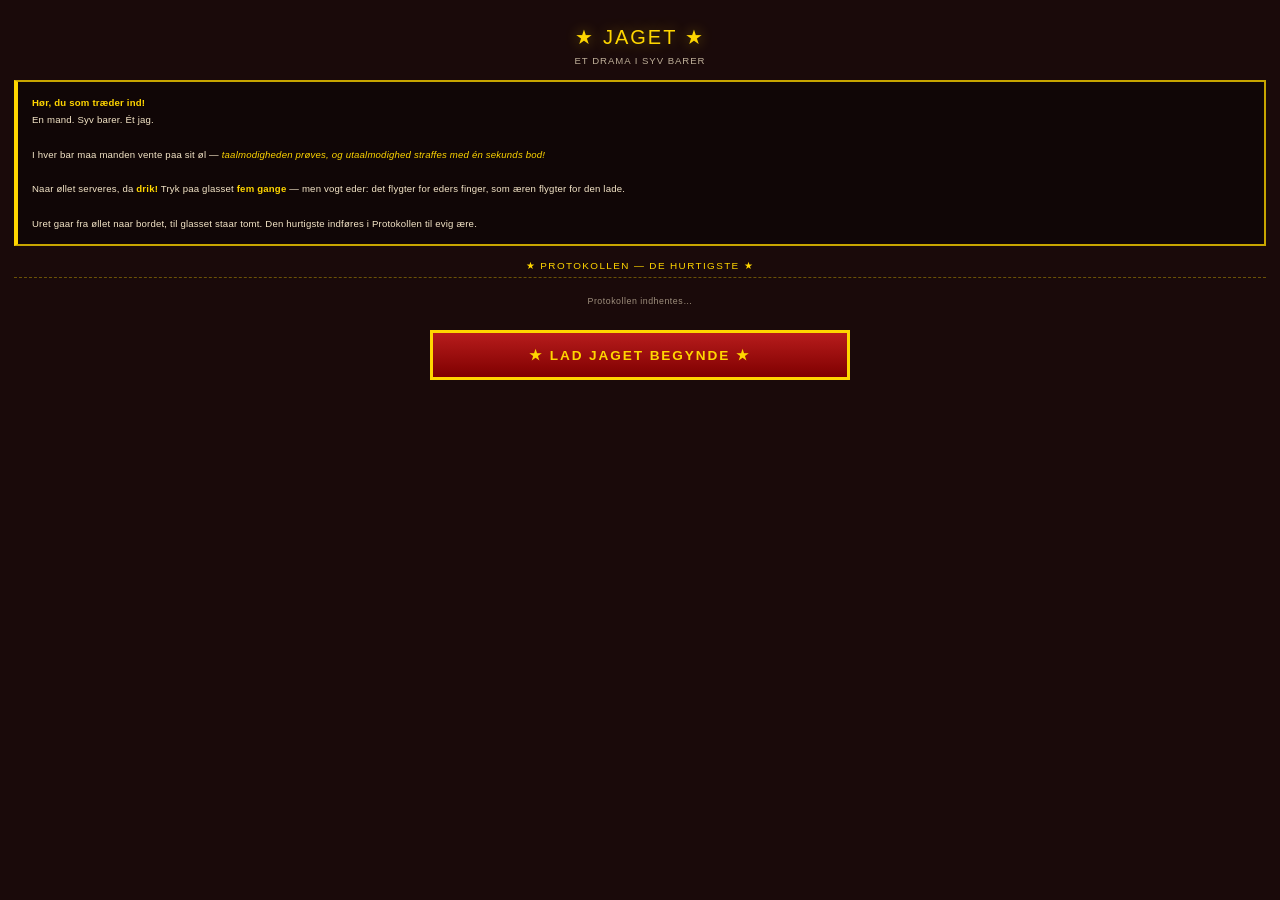
<file: games/jaget.html>
<!DOCTYPE html>
<html lang="no">
<head>
<meta charset="UTF-8">
<meta name="viewport" content="width=device-width, initial-scale=1.0, user-scalable=no">
<title>🏃 Jaget — Et drama i syv barer</title>
<style>
* { box-sizing: border-box; margin: 0; padding: 0; -webkit-tap-highlight-color: transparent; }
:root {
  --red: #b71c1c;
  --red-deep: #7f0000;
  --red-bright: #e53935;
  --gold: #ffd600;
  --gold-dark: #c7a500;
  --cream: #f5e6c8;
  --ink: #1a0a0a;
}
html, body { height: 100%; overflow: hidden; }
body {
  font-family: 'Arial Black', Arial, sans-serif;
  background: var(--ink);
  color: var(--cream);
  user-select: none;
  text-transform: uppercase;
  touch-action: manipulation;
}

.screen {
  display: none;
  flex-direction: column;
  height: 100%;
  padding: 14px;
  overflow-y: auto;
}
.screen.active { display: flex; }

/* ── START / END ── */
.big-title {
  font-size: 1.25em;
  color: var(--gold);
  text-align: center;
  letter-spacing: 0.1em;
  line-height: 1.35;
  margin: 10px 0 4px;
  text-shadow: 0 0 14px rgba(255, 214, 0, 0.4);
}
.sub-title {
  font-size: 0.6em;
  text-align: center;
  color: var(--cream);
  opacity: 0.75;
  letter-spacing: 0.1em;
  margin-bottom: 14px;
}
.rules {
  background: rgba(0, 0, 0, 0.4);
  border: 2px solid var(--gold-dark);
  border-left: 4px solid var(--gold);
  padding: 12px 14px;
  font-size: 0.6em;
  line-height: 1.8;
  letter-spacing: 0.02em;
  text-transform: none;
  color: var(--cream);
  margin-bottom: 14px;
}
.rules strong { color: var(--gold); }
.rules em { color: var(--gold); font-style: italic; }

.board-head {
  text-align: center;
  font-size: 0.62em;
  color: var(--gold);
  letter-spacing: 0.14em;
  border-bottom: 1px dashed rgba(255, 214, 0, 0.35);
  padding-bottom: 6px;
  margin-bottom: 8px;
}
.board {
  margin-bottom: 14px;
}
.board-row {
  display: flex;
  align-items: center;
  gap: 8px;
  padding: 6px 10px;
  margin: 4px 0;
  background: rgba(0, 0, 0, 0.35);
  border: 1px solid var(--gold-dark);
  font-size: 0.6em;
  letter-spacing: 0.04em;
}
.board-row.self { border-color: var(--gold); background: rgba(255, 214, 0, 0.12); }
.board-rank { color: var(--gold); font-weight: 900; min-width: 22px; }
.board-name { flex: 1; overflow: hidden; text-overflow: ellipsis; white-space: nowrap; }
.board-time { color: var(--gold); font-weight: 900; }
.board-empty {
  text-align: center;
  font-size: 0.55em;
  opacity: 0.6;
  letter-spacing: 0.06em;
  padding: 10px;
  text-transform: none;
}

.main-btn {
  display: block;
  width: 100%;
  max-width: 420px;
  margin: 0 auto;
  background: linear-gradient(180deg, var(--red), var(--red-deep));
  color: var(--gold);
  border: 3px solid var(--gold);
  font-family: inherit;
  font-size: 0.85em;
  font-weight: 900;
  letter-spacing: 0.14em;
  text-transform: uppercase;
  padding: 14px 18px;
  cursor: pointer;
}
.main-btn:active { transform: scale(0.97); }

/* ── GAME ── */
#topbar {
  display: flex;
  justify-content: space-between;
  align-items: center;
  gap: 8px;
  background: linear-gradient(180deg, var(--red), var(--red-deep));
  border: 2px solid var(--gold);
  padding: 8px 12px;
  flex-shrink: 0;
}
.tb-block { text-align: center; }
.tb-lbl { font-size: 0.45em; letter-spacing: 0.12em; opacity: 0.85; }
.tb-val { font-size: 0.95em; font-weight: 900; color: var(--gold); letter-spacing: 0.04em; }

#bar-name {
  text-align: center;
  font-size: 0.8em;
  color: var(--gold);
  letter-spacing: 0.1em;
  padding: 10px 6px 2px;
  flex-shrink: 0;
}
#bar-flavor {
  text-align: center;
  font-size: 0.52em;
  color: var(--cream);
  opacity: 0.7;
  letter-spacing: 0.05em;
  text-transform: none;
  font-style: italic;
  padding-bottom: 8px;
  flex-shrink: 0;
}

#scene {
  flex: 1;
  position: relative;
  background:
    linear-gradient(180deg, rgba(42, 10, 10, 0.9) 0%, rgba(26, 10, 10, 0.95) 70%),
    repeating-linear-gradient(90deg, rgba(199, 165, 0, 0.06) 0 2px, transparent 2px 46px);
  border: 2px solid var(--gold-dark);
  overflow: hidden;
  min-height: 260px;
}

#scene-msg {
  position: absolute;
  top: 38%;
  left: 50%;
  transform: translate(-50%, -50%);
  text-align: center;
  font-size: 0.85em;
  color: var(--gold);
  letter-spacing: 0.08em;
  line-height: 1.6;
  width: 90%;
  pointer-events: none;
  text-shadow: 0 2px 8px rgba(0,0,0,0.8);
}

#penalty-flash {
  position: absolute;
  top: 12%;
  left: 50%;
  transform: translate(-50%, -50%);
  font-size: 0.95em;
  font-weight: 900;
  color: var(--red-bright);
  letter-spacing: 0.1em;
  text-shadow: 0 0 12px rgba(229, 57, 53, 0.9), 1px 1px 0 #000;
  opacity: 0;
  pointer-events: none;
}
#penalty-flash.show { animation: penaltyPop 0.8s ease-out; }
@keyframes penaltyPop {
  0%   { opacity: 0; transform: translate(-50%, -50%) scale(0.6); }
  20%  { opacity: 1; transform: translate(-50%, -50%) scale(1.25); }
  100% { opacity: 0; transform: translate(-50%, -80%) scale(1); }
}

#the-man {
  position: absolute;
  bottom: 8px;
  left: 12px;
  font-size: 2.6em;
  transition: left 0.5s ease-in;
  filter: drop-shadow(0 3px 6px rgba(0,0,0,0.7));
}
#the-man.running { animation: runShake 0.25s infinite; }
@keyframes runShake {
  0%, 100% { transform: translateY(0) rotate(-4deg); }
  50%      { transform: translateY(-5px) rotate(4deg); }
}

#beer-btn {
  position: absolute;
  width: 74px;
  height: 92px;
  background: transparent;
  border: none;
  cursor: pointer;
  display: none;
  padding: 0;
  z-index: 10;
  animation: beerAppear 0.18s ease-out;
}
@keyframes beerAppear {
  from { transform: scale(0.4); opacity: 0; }
  to   { transform: scale(1); opacity: 1; }
}
#beer-btn svg { width: 100%; height: 100%; filter: drop-shadow(0 0 12px rgba(255, 214, 0, 0.6)); }
#beer-btn:active { transform: scale(0.92); }

#taps-left {
  position: absolute;
  bottom: 8px;
  right: 12px;
  font-size: 0.65em;
  color: var(--gold);
  letter-spacing: 0.08em;
  text-shadow: 0 1px 4px #000;
}

#splits {
  font-size: 0.55em;
  letter-spacing: 0.05em;
  color: var(--cream);
  padding: 8px 4px;
  flex-shrink: 0;
  text-align: center;
  min-height: 2em;
  text-transform: none;
}
#splits span { color: var(--gold); font-weight: 900; }

/* END */
.end-total {
  text-align: center;
  font-size: 2em;
  color: var(--gold);
  font-weight: 900;
  letter-spacing: 0.06em;
  margin: 8px 0 2px;
  text-shadow: 0 0 18px rgba(255, 214, 0, 0.5);
}
.end-sub {
  text-align: center;
  font-size: 0.6em;
  color: var(--cream);
  opacity: 0.85;
  letter-spacing: 0.04em;
  text-transform: none;
  line-height: 1.7;
  margin-bottom: 14px;
}
.end-splits {
  background: rgba(0, 0, 0, 0.35);
  border: 1px solid var(--gold-dark);
  padding: 8px 12px;
  font-size: 0.55em;
  line-height: 1.9;
  letter-spacing: 0.04em;
  margin-bottom: 14px;
  text-transform: none;
}
.end-splits b { color: var(--gold); }
</style>
</head>
<body>

<!-- ══════════ START ══════════ -->
<div class="screen active" id="screen-start">
  <div class="big-title">★ JAGET ★</div>
  <div class="sub-title">ET DRAMA I SYV BARER</div>

  <div class="rules">
    <strong>Hør, du som træder ind!</strong><br>
    En mand. Syv barer. Ét jag.<br><br>
    I hver bar maa manden vente paa sit øl — <em>taalmodigheden prøves, og utaalmodighed straffes med én sekunds bod!</em><br><br>
    Naar øllet serveres, da <strong>drik!</strong> Tryk paa glasset <strong>fem gange</strong> — men vogt eder: det flygter for eders finger, som æren flygter for den lade.<br><br>
    Uret gaar fra øllet naar bordet, til glasset staar tomt. Den hurtigste indføres i Protokollen til evig ære.
  </div>

  <div class="board-head">★ PROTOKOLLEN — DE HURTIGSTE ★</div>
  <div class="board" id="board-start"><div class="board-empty">Protokollen indhentes…</div></div>

  <button class="main-btn" id="btn-start">★ LAD JAGET BEGYNDE ★</button>
</div>

<!-- ══════════ GAME ══════════ -->
<div class="screen" id="screen-game">
  <div id="topbar">
    <div class="tb-block">
      <div class="tb-lbl">BAR</div>
      <div class="tb-val" id="ui-bar">1/7</div>
    </div>
    <div class="tb-block">
      <div class="tb-lbl">DENNE BAR</div>
      <div class="tb-val" id="ui-bartime">0,00</div>
    </div>
    <div class="tb-block">
      <div class="tb-lbl">SAMLET JAG</div>
      <div class="tb-val" id="ui-total">0,00</div>
    </div>
  </div>

  <div id="bar-name">—</div>
  <div id="bar-flavor">—</div>

  <div id="scene">
    <div id="scene-msg"></div>
    <div id="penalty-flash">+1 SEKUND I BOD!</div>
    <div id="the-man">🧔</div>
    <button id="beer-btn"></button>
    <div id="taps-left"></div>
  </div>

  <div id="splits"></div>
</div>

<!-- ══════════ END ══════════ -->
<div class="screen" id="screen-end">
  <div class="big-title">★ TÆPPEFALD! ★</div>
  <div class="end-total" id="end-total">0,00 s</div>
  <div class="end-sub" id="end-sub">Dramaet er fuldbragt.</div>

  <div class="end-splits" id="end-splits"></div>

  <div class="board-head">★ PROTOKOLLEN — DE HURTIGSTE ★</div>
  <div class="board" id="board-end"><div class="board-empty">Protokollen indhentes…</div></div>

  <button class="main-btn" id="btn-replay">★ SPIL ATTER ★</button>
</div>

<script>
// ════════════════════════════════════════════
//  KONFIG
// ════════════════════════════════════════════
const BARS = [
  { name: 'AUGUSTINER-KELLER',    flavor: '— hvor æren bor' },
  { name: 'HOFBRÄUHAUS',          flavor: '— turisternes hule' },
  { name: 'SCHNEIDER BRÄUHAUS',   flavor: '— Aventinus’ hjem' },
  { name: 'PAULANER-KELLER',      flavor: '— Wegert Beids fængsel' },
  { name: 'DEN SISTE SNILLE',     flavor: '— de arbeidsomme sjæles havn' },
  { name: 'AUGUSTINER BRÄUSTUBEN',flavor: '— Der Rüllers tilflugt' },
  { name: 'KFC VED HAUPTBAHNHOF', flavor: '— Fagets Hjerte' },
];
const TAPS_PER_BEER = 5;
const SERVE_MIN = 800, SERVE_MAX = 2600; // ms
const PENALTY_MS = 1000;

// ════════════════════════════════════════════
//  STATE
// ════════════════════════════════════════════
let phase = 'idle';       // idle | waiting | drinking | running | done
let barIdx = 0;
let tapsLeft = 0;
let serveTimer = null;
let serveTime = 0;        // performance.now() når øl serveres
let barPenalty = 0;       // ms bod i inneværende bar (før servering)
let splits = [];          // ms per bar
let totalMs = 0;
let rafId = null;
let lastPenaltyAt = 0;

const $ = id => document.getElementById(id);

// ════════════════════════════════════════════
//  PROTOKOLL (leaderboard via parent)
// ════════════════════════════════════════════
let boardRows = null;
let selfName = '';

window.addEventListener('message', e => {
  const d = e.data || {};
  if (d.type === 'jagetBoard') {
    boardRows = d.rows || [];
    selfName = d.self || '';
    renderBoards();
  }
});

function renderBoards() {
  ['board-start', 'board-end'].forEach(id => {
    const el = $(id);
    if (!el) return;
    if (boardRows === null) {
      el.innerHTML = '<div class="board-empty">Protokollen er utilgængelig — spil alligevel, for æren!</div>';
      return;
    }
    if (boardRows.length === 0) {
      el.innerHTML = '<div class="board-empty">Protokollen er tom. Bliv den første som indskrives!</div>';
      return;
    }
    el.innerHTML = boardRows.map((r, i) =>
      '<div class="board-row' + (r.agent === selfName ? ' self' : '') + '">'
      + '<span class="board-rank">' + (i + 1) + '.</span>'
      + '<span class="board-name">' + escapeHTML(r.agent) + '</span>'
      + '<span class="board-time">' + fmt(r.timeMs) + ' s</span>'
      + '</div>').join('');
  });
}

function escapeHTML(s) {
  return String(s).replace(/&/g,'&amp;').replace(/</g,'&lt;').replace(/>/g,'&gt;');
}

// Si fra til forelderen at vi er klare til å motta protokollen
try { window.parent.postMessage({ type: 'jagetReady' }, '*'); } catch (e) {}
setTimeout(() => { if (boardRows === null) renderBoards(); }, 2500);

// ════════════════════════════════════════════
//  HJELPERE
// ════════════════════════════════════════════
function fmt(ms) {
  return (ms / 1000).toFixed(2).replace('.', ',');
}

function show(screenId) {
  document.querySelectorAll('.screen').forEach(s => s.classList.remove('active'));
  $(screenId).classList.add('active');
}

function setMsg(html) { $('scene-msg').innerHTML = html; }

function beerSVG(pct) {
  const h = Math.round(pct * 0.58);
  const foamH = pct > 8 ? 8 : 0;
  const liquidH = Math.max(0, h - foamH);
  return '<svg viewBox="0 0 74 92" xmlns="http://www.w3.org/2000/svg">'
    + '<path d="M12,8 L9,80 Q9,86 15,86 L55,86 Q61,86 61,80 L58,8 Z" fill="rgba(255,214,0,0.08)" stroke="#ffd600" stroke-width="3"/>'
    + (liquidH > 0
      ? '<clipPath id="jc"><path d="M12,8 L9,80 Q9,86 15,86 L55,86 Q61,86 61,80 L58,8 Z"/></clipPath>'
        + '<rect x="9" y="' + (86 - liquidH - foamH) + '" width="52" height="' + liquidH + '" fill="#ffd600" opacity="0.9" clip-path="url(#jc)"/>'
        + (foamH > 0 ? '<rect x="9" y="' + (86 - liquidH - foamH - 6) + '" width="52" height="8" fill="#f5e6c8" opacity="0.95" clip-path="url(#jc)"/>' : '')
      : '')
    + '<path d="M58,24 Q72,24 72,44 Q72,64 58,64" fill="none" stroke="#ffd600" stroke-width="4"/>'
    + '</svg>';
}

// ════════════════════════════════════════════
//  SPILLFLYT
// ════════════════════════════════════════════
function startGame() {
  barIdx = 0;
  splits = [];
  totalMs = 0;
  show('screen-game');
  enterBar();
  if (rafId) cancelAnimationFrame(rafId);
  rafId = requestAnimationFrame(tick);
}

function enterBar() {
  const bar = BARS[barIdx];
  phase = 'waiting';
  barPenalty = 0;
  tapsLeft = TAPS_PER_BEER;
  $('ui-bar').textContent = (barIdx + 1) + '/7';
  $('bar-name').textContent = '★ ' + bar.name + ' ★';
  $('bar-flavor').textContent = bar.flavor;
  $('beer-btn').style.display = 'none';
  $('taps-left').textContent = '';
  $('the-man').classList.remove('running');
  $('the-man').style.left = '12px';
  setMsg('Manden venter paa sit øl…<br><span style="font-size:0.7em;opacity:0.75;">(taalmodighed! utaalmodighed straffes)</span>');

  const delay = SERVE_MIN + Math.random() * (SERVE_MAX - SERVE_MIN);
  serveTimer = setTimeout(serveBeer, delay);
}

function serveBeer() {
  phase = 'drinking';
  serveTime = performance.now();
  setMsg('★ ØLLET ER SERVERET — DRIK! ★');
  setTimeout(() => { if (phase === 'drinking') setMsg(''); }, 700);
  moveBeer(true);
  $('beer-btn').style.display = 'block';
  updateTapsLabel();
}

function moveBeer(first) {
  const scene = $('scene');
  const btn = $('beer-btn');
  const W = scene.clientWidth, H = scene.clientHeight;
  const bw = 74, bh = 92;
  const mx = 8, myTop = 8, myBot = 46; // margin (unngå mann/teller nederst)
  const x = mx + Math.random() * Math.max(1, W - bw - mx * 2);
  const y = myTop + Math.random() * Math.max(1, H - bh - myTop - myBot);
  btn.style.left = x + 'px';
  btn.style.top = y + 'px';
  btn.innerHTML = beerSVG((tapsLeft / TAPS_PER_BEER) * 100);
  if (!first) {
    btn.style.animation = 'none';
    void btn.offsetWidth;
    btn.style.animation = '';
  }
}

function updateTapsLabel() {
  $('taps-left').textContent = 'SLURKER IGJEN: ' + tapsLeft;
}

function drinkTap(e) {
  e.preventDefault();
  e.stopPropagation();
  if (phase !== 'drinking') return;
  tapsLeft--;
  if (navigator.vibrate) { try { navigator.vibrate(25); } catch (err) {} }
  if (tapsLeft <= 0) {
    finishBar();
  } else {
    moveBeer(false);
    updateTapsLabel();
  }
}

function finishBar() {
  const barMs = (performance.now() - serveTime) + barPenalty;
  splits.push(barMs);
  totalMs += barMs;
  phase = 'running';
  $('beer-btn').style.display = 'none';
  $('taps-left').textContent = '';
  $('splits').innerHTML = 'Bar ' + (barIdx + 1) + ' tømt paa <span>' + fmt(barMs) + ' s</span>'
    + (barPenalty > 0 ? ' (deraf ' + fmt(barPenalty) + ' s i bod)' : '');

  barIdx++;
  if (barIdx >= BARS.length) {
    setMsg('★ TÆPPEFALD! ★');
    setTimeout(endGame, 700);
    return;
  }

  setMsg('Videre! Manden iler mod næste bar…');
  const man = $('the-man');
  man.classList.add('running');
  man.style.left = 'calc(100% - 70px)';
  setTimeout(enterBar, 850);
}

function sceneTap(e) {
  if (phase === 'waiting') {
    const now = performance.now();
    if (now - lastPenaltyAt < 350) return; // ikke spam-straff
    lastPenaltyAt = now;
    barPenalty += PENALTY_MS;
    const fl = $('penalty-flash');
    fl.classList.remove('show');
    void fl.offsetWidth;
    fl.classList.add('show');
    if (navigator.vibrate) { try { navigator.vibrate([60, 40, 60]); } catch (err) {} }
  }
}

function endGame() {
  phase = 'done';
  if (rafId) { cancelAnimationFrame(rafId); rafId = null; }

  $('end-total').textContent = fmt(totalMs) + ' s';
  $('end-sub').innerHTML = 'Dramaet er fuldbragt. Manden har naaet sit endelige maal<br>— og fortjener nu at sidde i ro.';
  $('end-splits').innerHTML = splits.map((ms, i) =>
    (i + 1) + '. ' + BARS[i].name + ': <b>' + fmt(ms) + ' s</b>').join('<br>');

  // Meld resultatet til forelderen (lagres i Protokollen om det er bestetid)
  try { window.parent.postMessage({ type: 'jagetScore', timeMs: Math.round(totalMs) }, '*'); } catch (e) {}

  show('screen-end');
}

// ════════════════════════════════════════════
//  TICK (ur)
// ════════════════════════════════════════════
function tick() {
  if (phase === 'drinking') {
    const cur = (performance.now() - serveTime) + barPenalty;
    $('ui-bartime').textContent = fmt(cur);
    $('ui-total').textContent = fmt(totalMs + cur);
  } else if (phase === 'waiting') {
    $('ui-bartime').textContent = barPenalty > 0 ? fmt(barPenalty) : '0,00';
    $('ui-total').textContent = fmt(totalMs + barPenalty);
  } else {
    $('ui-total').textContent = fmt(totalMs);
  }
  rafId = requestAnimationFrame(tick);
}

// ════════════════════════════════════════════
//  WIRING
// ════════════════════════════════════════════
$('btn-start').addEventListener('click', startGame);
$('btn-replay').addEventListener('click', startGame);
$('beer-btn').addEventListener('pointerdown', drinkTap);
$('scene').addEventListener('pointerdown', sceneTap);
</script>
</body>
</html>
</file>
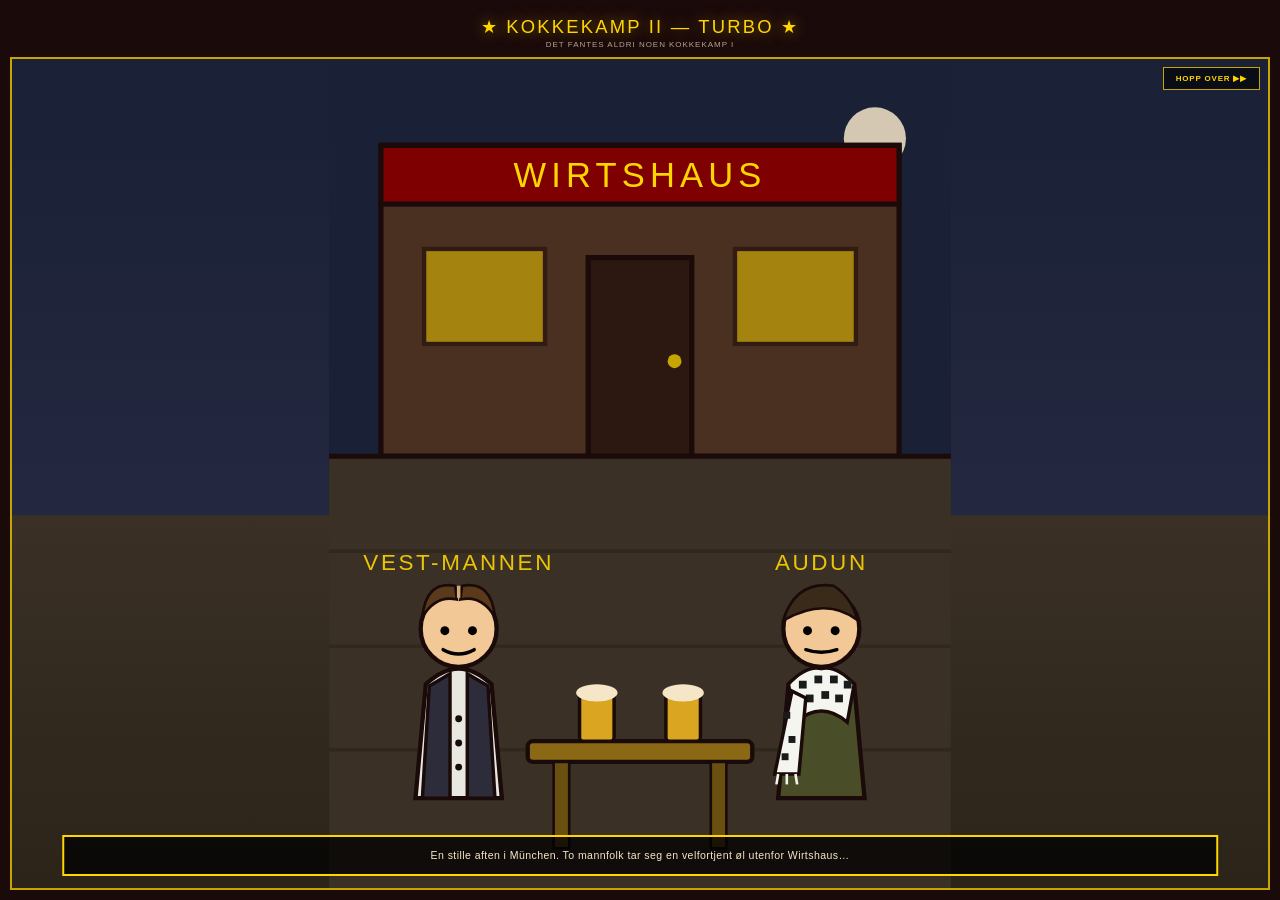
<file: games/kokkekamp.html>
<!DOCTYPE html>
<html lang="no">
<head>
<meta charset="UTF-8">
<meta name="viewport" content="width=device-width, initial-scale=1.0, user-scalable=no">
<title>🍳 Kokkekamp II — Turbo</title>
<style>
* { box-sizing: border-box; margin: 0; padding: 0; -webkit-tap-highlight-color: transparent; }
:root {
  --red: #b71c1c;
  --red-deep: #7f0000;
  --red-bright: #e53935;
  --gold: #ffd600;
  --gold-dark: #c7a500;
  --cream: #f5e6c8;
  --ink: #1a0a0a;
}
html, body { height: 100%; overflow: hidden; }
body {
  font-family: 'Arial Black', Arial, sans-serif;
  background: var(--ink);
  color: var(--cream);
  user-select: none;
  text-transform: uppercase;
  touch-action: manipulation;
}

.screen { display: none; flex-direction: column; height: 100%; }
.screen.active { display: flex; }

/* ═══ INTRO ═══ */
#screen-intro { padding: 10px; }
.intro-title {
  text-align: center;
  font-size: 1.15em;
  color: var(--gold);
  letter-spacing: 0.12em;
  padding: 6px 0 2px;
  text-shadow: 0 0 14px rgba(255, 214, 0, 0.5);
}
.intro-sub {
  text-align: center;
  font-size: 0.5em;
  color: var(--cream);
  opacity: 0.7;
  letter-spacing: 0.12em;
  margin-bottom: 8px;
}
#intro-stage {
  flex: 1;
  position: relative;
  border: 2px solid var(--gold-dark);
  overflow: hidden;
  min-height: 300px;
  background: linear-gradient(180deg, #1a2035 0%, #232840 55%, #3a3025 55.1%, #2c2419 100%);
}
#intro-stage svg { width: 100%; height: 100%; display: block; }

#intro-text {
  position: absolute;
  left: 50%;
  bottom: 12px;
  transform: translateX(-50%);
  width: 92%;
  background: rgba(0, 0, 0, 0.75);
  border: 2px solid var(--gold);
  padding: 10px 14px;
  font-size: 0.66em;
  letter-spacing: 0.04em;
  line-height: 1.6;
  text-align: center;
  text-transform: none;
  color: var(--cream);
  min-height: 3em;
}
#intro-text strong { color: var(--gold); }

#skip-btn {
  position: absolute;
  top: 8px;
  right: 8px;
  background: rgba(0, 0, 0, 0.6);
  border: 1px solid var(--gold-dark);
  color: var(--gold);
  font-family: inherit;
  font-size: 0.5em;
  font-weight: 900;
  letter-spacing: 0.1em;
  padding: 6px 12px;
  cursor: pointer;
  z-index: 5;
}

.door-burst { animation: doorShake 0.5s ease-out; }
@keyframes doorShake {
  0%, 100% { transform: translate(0, 0); }
  20% { transform: translate(-6px, 2px); }
  40% { transform: translate(6px, -2px); }
  60% { transform: translate(-4px, 1px); }
  80% { transform: translate(4px, -1px); }
}

/* ═══ FIGHT ═══ */
#hud {
  display: flex;
  align-items: center;
  gap: 8px;
  padding: 8px 10px;
  background: linear-gradient(180deg, var(--red), var(--red-deep));
  border-bottom: 3px solid var(--gold);
  flex-shrink: 0;
}
.hp-side { flex: 1; }
.hp-name {
  font-size: 0.5em;
  font-weight: 900;
  letter-spacing: 0.08em;
  color: var(--gold);
  margin-bottom: 3px;
  white-space: nowrap;
  overflow: hidden;
  text-overflow: ellipsis;
}
.hp-side.right .hp-name { text-align: right; }
.hp-bar-bg {
  height: 14px;
  background: rgba(0, 0, 0, 0.55);
  border: 2px solid var(--gold-dark);
  overflow: hidden;
}
.hp-bar-fill {
  height: 100%;
  background: linear-gradient(90deg, #66ff99, #2fd06a);
  width: 100%;
  transition: width 0.15s;
}
.hp-bar-fill.low { background: linear-gradient(90deg, #ff8833, var(--red-bright)); }
.hp-side.right .hp-bar-fill { float: right; }
.round-pips { margin-top: 3px; font-size: 0.55em; color: var(--gold); letter-spacing: 0.2em; }
.hp-side.right .round-pips { text-align: right; }
#round-num {
  flex-shrink: 0;
  text-align: center;
  font-size: 0.7em;
  font-weight: 900;
  color: var(--cream);
  letter-spacing: 0.06em;
  min-width: 52px;
}

#arena {
  flex: 1;
  position: relative;
  overflow: hidden;
  background: linear-gradient(180deg, #1a2035 0%, #232840 62%, #3a3025 62.1%, #2c2419 100%);
  border-bottom: 2px solid var(--gold-dark);
  min-height: 240px;
}

/* Bakgrunnsdekor i arenaen */
#arena-bg { position: absolute; inset: 0; pointer-events: none; }
#arena-bg svg { width: 100%; height: 100%; }

.fighter {
  position: absolute;
  bottom: 12%;
  width: 76px;
  height: 84px;
  font-size: 60px;
  line-height: 84px;
  text-align: center;
  transition: filter 0.1s;
  will-change: left, transform;
  z-index: 10;
}
.fighter .weapon {
  position: absolute;
  top: 6px;
  font-size: 34px;
  opacity: 0;
  pointer-events: none;
}
.fighter.face-left  { transform: scaleX(-1); }
.fighter.attacking .weapon { animation: swing 0.22s ease-out; }
@keyframes swing {
  0%   { opacity: 0; transform: rotate(-70deg) translateX(0); }
  40%  { opacity: 1; transform: rotate(10deg) translateX(26px); }
  100% { opacity: 0; transform: rotate(30deg) translateX(34px); }
}
.fighter.hit { filter: brightness(2) saturate(0) drop-shadow(0 0 8px #fff); animation: reel 0.25s ease-out; }
@keyframes reel {
  0% { margin-bottom: 0; }
  40% { margin-bottom: 10px; }
  100% { margin-bottom: 0; }
}
.fighter.blocking::after {
  content: '🛡';
  position: absolute;
  top: 18px;
  left: 50%;
  transform: translateX(-50%);
  font-size: 30px;
}
.fighter.ko {
  transform: rotate(90deg) !important;
  bottom: 6%;
  filter: saturate(0.4) brightness(0.8);
  transition: transform 0.4s ease-in, bottom 0.4s;
}

.fx {
  position: absolute;
  font-size: 1em;
  font-weight: 900;
  color: var(--gold);
  text-shadow: 0 0 8px rgba(255, 214, 0, 0.9), 2px 2px 0 #000;
  pointer-events: none;
  animation: fxFly 0.55s ease-out forwards;
  z-index: 20;
  letter-spacing: 0.05em;
}
@keyframes fxFly {
  from { opacity: 1; transform: translateY(0) scale(0.7) rotate(-6deg); }
  to   { opacity: 0; transform: translateY(-46px) scale(1.25) rotate(6deg); }
}

#banner {
  position: absolute;
  top: 34%;
  left: 50%;
  transform: translate(-50%, -50%);
  font-size: 2em;
  font-weight: 900;
  color: var(--gold);
  letter-spacing: 0.15em;
  text-shadow: 0 0 24px rgba(255, 214, 0, 0.8), 3px 3px 0 #7f0000;
  display: none;
  z-index: 30;
  white-space: nowrap;
}
#banner.show { display: block; animation: bannerZoom 0.4s ease-out; }
@keyframes bannerZoom {
  from { transform: translate(-50%, -50%) scale(2.4); opacity: 0; }
  to   { transform: translate(-50%, -50%) scale(1); opacity: 1; }
}

#spec-bubble {
  position: absolute;
  left: 8px;
  bottom: 34%;
  max-width: 46%;
  background: rgba(0, 0, 0, 0.7);
  border: 1px solid var(--gold-dark);
  color: var(--cream);
  font-size: 0.5em;
  letter-spacing: 0.03em;
  line-height: 1.5;
  padding: 6px 9px;
  text-transform: none;
  display: none;
  z-index: 15;
}

#arena.shake { animation: arenaShake 0.25s; }
@keyframes arenaShake {
  0%, 100% { transform: translate(0, 0); }
  25% { transform: translate(-5px, 3px); }
  50% { transform: translate(5px, -3px); }
  75% { transform: translate(-3px, 2px); }
}

/* Kontroller */
#controls {
  display: flex;
  justify-content: space-between;
  align-items: stretch;
  gap: 8px;
  padding: 10px;
  flex-shrink: 0;
  background: linear-gradient(0deg, var(--red-deep), #3a0a0a);
  border-top: 2px solid var(--gold-dark);
}
.ctrl-group { display: flex; gap: 8px; }
.ctrl-btn {
  min-width: 62px;
  min-height: 62px;
  background: linear-gradient(180deg, var(--red), var(--red-deep));
  border: 2px solid var(--gold);
  color: var(--gold);
  font-family: inherit;
  font-size: 0.62em;
  font-weight: 900;
  letter-spacing: 0.04em;
  cursor: pointer;
  display: flex;
  flex-direction: column;
  align-items: center;
  justify-content: center;
  gap: 2px;
  border-radius: 8px;
}
.ctrl-btn span.ico { font-size: 1.6em; line-height: 1; }
.ctrl-btn:active, .ctrl-btn.pressed { background: linear-gradient(180deg, var(--red-bright), var(--red)); transform: scale(0.94); }
.ctrl-hint {
  text-align: center;
  font-size: 0.42em;
  color: var(--cream);
  opacity: 0.55;
  letter-spacing: 0.08em;
  padding-bottom: 6px;
  background: linear-gradient(0deg, var(--red-deep), transparent);
  flex-shrink: 0;
}

/* ═══ END ═══ */
#screen-end { padding: 16px; overflow-y: auto; }
.end-title {
  text-align: center;
  font-size: 1.5em;
  color: var(--gold);
  letter-spacing: 0.14em;
  margin: 10px 0 14px;
  text-shadow: 0 0 18px rgba(255, 214, 0, 0.6);
}
#audun-scene { text-align: center; margin-bottom: 10px; }
#audun-scene svg { width: 170px; height: 170px; }
.audun-bubble {
  max-width: 420px;
  margin: 0 auto 6px;
  background: rgba(0, 0, 0, 0.5);
  border: 2px solid var(--gold);
  padding: 14px 16px;
  font-size: 0.78em;
  letter-spacing: 0.03em;
  line-height: 1.65;
  text-align: center;
  text-transform: none;
  color: var(--cream);
  position: relative;
}
.audun-bubble::after {
  content: '';
  position: absolute;
  top: -10px;
  left: 50%;
  transform: translateX(-50%);
  border: 10px solid transparent;
  border-bottom-color: var(--gold);
  border-top: none;
}
.audun-name {
  text-align: center;
  font-size: 0.55em;
  color: var(--gold);
  letter-spacing: 0.16em;
  margin-bottom: 16px;
}
.main-btn {
  display: block;
  width: 100%;
  max-width: 420px;
  margin: 8px auto 0;
  background: linear-gradient(180deg, var(--red), var(--red-deep));
  color: var(--gold);
  border: 3px solid var(--gold);
  font-family: inherit;
  font-size: 0.8em;
  font-weight: 900;
  letter-spacing: 0.14em;
  text-transform: uppercase;
  padding: 13px 18px;
  cursor: pointer;
}
.main-btn:active { transform: scale(0.97); }
</style>
</head>
<body>

<!-- ═══════════ INTRO ═══════════ -->
<div class="screen active" id="screen-intro">
  <div class="intro-title">★ KOKKEKAMP II — TURBO ★</div>
  <div class="intro-sub">DET FANTES ALDRI NOEN KOKKEKAMP I</div>
  <div id="intro-stage">
    <button id="skip-btn">HOPP OVER ▶▶</button>
    <svg viewBox="0 0 360 480" preserveAspectRatio="xMidYMid meet" xmlns="http://www.w3.org/2000/svg">
      <!-- Natt-himmel + måne -->
      <rect x="0" y="0" width="360" height="240" fill="#1a2035"/>
      <circle cx="316" cy="46" r="18" fill="#f5e6c8" opacity="0.85"/>
      <!-- Restaurantfasade -->
      <rect x="30" y="50" width="300" height="180" fill="#4a3020" stroke="#1a0a0a" stroke-width="3"/>
      <rect x="30" y="50" width="300" height="34" fill="#7f0000" stroke="#1a0a0a" stroke-width="3"/>
      <text x="180" y="74" text-anchor="middle" font-size="20" fill="#ffd600" font-family="Impact,sans-serif" letter-spacing="3">WIRTSHAUS</text>
      <!-- Vinduer med varmt lys -->
      <rect x="55" y="110" width="70" height="55" fill="#ffd600" opacity="0.5" stroke="#1a0a0a" stroke-width="2.5"/>
      <rect x="235" y="110" width="70" height="55" fill="#ffd600" opacity="0.5" stroke="#1a0a0a" stroke-width="2.5"/>
      <!-- Døra (animeres) -->
      <g id="svg-door">
        <rect x="150" y="115" width="60" height="115" fill="#2c1810" stroke="#1a0a0a" stroke-width="3"/>
        <circle cx="200" cy="175" r="4" fill="#c7a500"/>
      </g>
      <!-- Gata -->
      <rect x="0" y="230" width="360" height="250" fill="#3a3025"/>
      <line x1="0" y1="230" x2="360" y2="230" stroke="#1a0a0a" stroke-width="3"/>
      <g stroke="#2c2419" stroke-width="2" opacity="0.6">
        <line x1="0" y1="285" x2="360" y2="285"/>
        <line x1="0" y1="340" x2="360" y2="340"/>
        <line x1="0" y1="400" x2="360" y2="400"/>
      </g>

      <!-- Kokkene (skjult til de braser ut) -->
      <g id="svg-chefs" opacity="0">
        <text x="115" y="305" font-size="52">🧑‍🍳</text>
        <text x="182" y="315" font-size="52">👨‍🍳</text>
        <text x="158" y="252" font-size="36">💥</text>
      </g>

      <!-- Navneskilt -->
      <text x="75" y="296" text-anchor="middle" font-size="13" fill="#ffd600" font-family="Impact,sans-serif" letter-spacing="1.5" opacity="0.9">VEST-MANNEN</text>
      <text x="285" y="296" text-anchor="middle" font-size="13" fill="#ffd600" font-family="Impact,sans-serif" letter-spacing="1.5" opacity="0.9">AUDUN</text>

      <!-- VEST-MANNEN (stor, forgrunn venstre) -->
      <g id="svg-vest">
        <circle cx="75" cy="330" r="22" fill="#f2c896" stroke="#1a0a0a" stroke-width="2.5"/>
        <!-- Midtskill: to haarflater som møtes i en tydelig skill -->
        <path d="M54,323 Q56,302 73,305 L74,313 Q62,310 54,323 Z" fill="#5a3a1a" stroke="#1a0a0a" stroke-width="1.5"/>
        <path d="M96,323 Q94,302 77,305 L76,313 Q88,310 96,323 Z" fill="#5a3a1a" stroke="#1a0a0a" stroke-width="1.5"/>
        <line x1="75" y1="305" x2="75" y2="312" stroke="#d8ab7a" stroke-width="2"/>
        <circle cx="67" cy="331" r="2.6" fill="#000"/>
        <circle cx="83" cy="331" r="2.6" fill="#000"/>
        <path d="M66,342 Q75,347 84,342" fill="none" stroke="#000" stroke-width="2" stroke-linecap="round"/>
        <!-- Kropp: hvit skjorte + moerk vest med knapper -->
        <path d="M50,428 L56,362 Q66,353 75,353 Q84,353 94,362 L100,428 Z" fill="#e8e8e0" stroke="#1a0a0a" stroke-width="2.5"/>
        <path d="M54,428 L58,363 L70,356 L70,428 Z" fill="#2c2c3a" stroke="#1a0a0a" stroke-width="2"/>
        <path d="M96,428 L92,363 L80,356 L80,428 Z" fill="#2c2c3a" stroke="#1a0a0a" stroke-width="2"/>
        <circle cx="75" cy="382" r="2" fill="#1a0a0a"/>
        <circle cx="75" cy="396" r="2" fill="#1a0a0a"/>
        <circle cx="75" cy="410" r="2" fill="#1a0a0a"/>
      </g>

      <!-- AUDUN (stor, forgrunn hoeyre, palestinaskjerf) -->
      <g id="svg-audun">
        <circle cx="285" cy="330" r="22" fill="#f2c896" stroke="#1a0a0a" stroke-width="2.5"/>
        <path d="M263,325 Q270,302 292,305 Q302,311 306,325 Q288,311 263,325 Z" fill="#3a2a1a" stroke="#1a0a0a" stroke-width="1.5"/>
        <circle cx="277" cy="331" r="2.6" fill="#000"/>
        <circle cx="293" cy="331" r="2.6" fill="#000"/>
        <path d="M276,342 Q285,345 294,342" fill="none" stroke="#000" stroke-width="2" stroke-linecap="round"/>
        <!-- Kropp -->
        <path d="M260,428 L266,362 Q276,353 285,353 Q294,353 304,362 L310,428 Z" fill="#4a4e28" stroke="#1a0a0a" stroke-width="2.5"/>
        <!-- Palestinaskjerf over skuldrene -->
        <path d="M266,362 Q276,351 285,353 Q294,351 304,362 L300,384 Q285,371 270,384 Z" fill="#f5f5f0" stroke="#1a0a0a" stroke-width="2"/>
        <g fill="#1a1a1a">
          <rect x="272" y="360" width="4.5" height="4.5"/>
          <rect x="281" y="357" width="4.5" height="4.5"/>
          <rect x="290" y="357" width="4.5" height="4.5"/>
          <rect x="298" y="360" width="4.5" height="4.5"/>
          <rect x="276" y="368" width="4.5" height="4.5"/>
          <rect x="285" y="366" width="4.5" height="4.5"/>
          <rect x="293" y="368" width="4.5" height="4.5"/>
        </g>
        <!-- Skjerfende som henger ned med frynser -->
        <path d="M268,366 L258,414 L272,414 L276,370 Z" fill="#f5f5f0" stroke="#1a0a0a" stroke-width="2"/>
        <rect x="263" y="378" width="4" height="4" fill="#1a1a1a"/>
        <rect x="266" y="392" width="4" height="4" fill="#1a1a1a"/>
        <rect x="262" y="402" width="4" height="4" fill="#1a1a1a"/>
        <g stroke="#f5f5f0" stroke-width="1.5">
          <line x1="260" y1="414" x2="259" y2="420"/>
          <line x1="265" y1="414" x2="265" y2="420"/>
          <line x1="270" y1="414" x2="271" y2="420"/>
        </g>
      </g>

      <!-- Bord med to oel (forgrunn midt) -->
      <rect x="115" y="395" width="130" height="12" rx="3" fill="#8B6914" stroke="#1a0a0a" stroke-width="2.5"/>
      <rect x="130" y="407" width="9" height="50" fill="#6a5010" stroke="#1a0a0a" stroke-width="1.5"/>
      <rect x="221" y="407" width="9" height="50" fill="#6a5010" stroke="#1a0a0a" stroke-width="1.5"/>
      <rect x="145" y="366" width="20" height="29" rx="2" fill="#DAA520" stroke="#1a0a0a" stroke-width="2"/>
      <ellipse cx="155" cy="367" rx="12" ry="5" fill="#f5e6c8"/>
      <rect x="195" y="366" width="20" height="29" rx="2" fill="#DAA520" stroke="#1a0a0a" stroke-width="2"/>
      <ellipse cx="205" cy="367" rx="12" ry="5" fill="#f5e6c8"/>
    </svg>
    <div id="intro-text"></div>
  </div>
</div>

<!-- ═══════════ FIGHT ═══════════ -->
<div class="screen" id="screen-fight">
  <div id="hud">
    <div class="hp-side left">
      <div class="hp-name">SAUSKOKKEN (DU)</div>
      <div class="hp-bar-bg"><div class="hp-bar-fill" id="hp1"></div></div>
      <div class="round-pips" id="pips1">○ ○</div>
    </div>
    <div id="round-num">R1</div>
    <div class="hp-side right">
      <div class="hp-name">GRILLKOKKEN</div>
      <div class="hp-bar-bg"><div class="hp-bar-fill" id="hp2"></div></div>
      <div class="round-pips" id="pips2">○ ○</div>
    </div>
  </div>

  <div id="arena">
    <div id="arena-bg">
      <svg viewBox="0 0 400 240" preserveAspectRatio="xMidYMax slice" xmlns="http://www.w3.org/2000/svg">
        <rect x="95" y="14" width="150" height="105" fill="#4a3020" stroke="#1a0a0a" stroke-width="2" opacity="0.85"/>
        <rect x="95" y="14" width="150" height="20" fill="#7f0000" stroke="#1a0a0a" stroke-width="2" opacity="0.85"/>
        <text x="170" y="28" text-anchor="middle" font-size="10" fill="#ffd600" font-family="Impact,sans-serif" letter-spacing="2" opacity="0.9">WIRTSHAUS</text>
        <rect x="155" y="45" width="34" height="70" fill="#0d0603" stroke="#1a0a0a" stroke-width="2" opacity="0.9"/>
        <rect x="107" y="45" width="30" height="26" fill="#ffd600" opacity="0.4"/>
        <rect x="203" y="45" width="30" height="26" fill="#ffd600" opacity="0.4"/>
        <!-- Tilskuerbordet -->
        <g transform="translate(250, 96) scale(0.9)">
          <rect x="-15" y="89" width="82" height="7" rx="2" fill="#8B6914" stroke="#1a0a0a" stroke-width="1.5"/>
          <rect x="0" y="72" width="10" height="15" rx="1.5" fill="#DAA520" stroke="#1a0a0a" stroke-width="1"/>
          <rect x="40" y="72" width="10" height="15" rx="1.5" fill="#DAA520" stroke="#1a0a0a" stroke-width="1"/>
          <circle cx="-8" cy="56" r="10" fill="#f2c896" stroke="#1a0a0a" stroke-width="1.5"/>
          <path d="M-17,53 Q-13,45 -9,47 L-8,50 Z" fill="#5a3a1a"/>
          <path d="M1,53 Q-3,45 -7,47 L-8,50 Z" fill="#5a3a1a"/>
          <path d="M-19,89 L-17,66 Q-8,61 1,66 L3,89 Z" fill="#e8e8e0" stroke="#1a0a0a" stroke-width="1.2"/>
          <path d="M-17,89 L-16,67 L-10,64 L-10,89 Z" fill="#2c2c3a"/>
          <path d="M1,89 L0,67 L-6,64 L-6,89 Z" fill="#2c2c3a"/>
          <circle cx="60" cy="56" r="10" fill="#f2c896" stroke="#1a0a0a" stroke-width="1.5"/>
          <path d="M51,54 Q55,44 66,46 Q69,49 70,54 Q62,49 51,54 Z" fill="#3a2a1a"/>
          <path d="M49,89 L51,66 Q60,61 69,66 L71,89 Z" fill="#4a4e28" stroke="#1a0a0a" stroke-width="1.2"/>
          <path d="M51,66 Q60,60 69,66 L68,73 Q60,68 52,73 Z" fill="#f5f5f0" stroke="#1a0a0a" stroke-width="1"/>
          <g fill="#1a1a1a">
            <rect x="54" y="65" width="2" height="2"/>
            <rect x="58" y="63.5" width="2" height="2"/>
            <rect x="62" y="63.5" width="2" height="2"/>
            <rect x="66" y="65" width="2" height="2"/>
          </g>
        </g>
      </svg>
    </div>
    <div id="spec-bubble"></div>
    <div id="banner"></div>
    <div class="fighter" id="f1">🧑‍🍳<span class="weapon">🍳</span></div>
    <div class="fighter face-left" id="f2">👨‍🍳<span class="weapon">🥄</span></div>
  </div>

  <div id="controls">
    <div class="ctrl-group">
      <button class="ctrl-btn" id="btn-left"><span class="ico">◀</span></button>
      <button class="ctrl-btn" id="btn-right"><span class="ico">▶</span></button>
    </div>
    <div class="ctrl-group">
      <button class="ctrl-btn" id="btn-block"><span class="ico">🛡</span>BLOKK</button>
      <button class="ctrl-btn" id="btn-punch"><span class="ico">🍳</span>SLAG</button>
      <button class="ctrl-btn" id="btn-kick"><span class="ico">🦵</span>SPARK</button>
    </div>
  </div>
  <div class="ctrl-hint">TASTATUR: A/D = GÅ · J = SLAG · K = SPARK · L = BLOKK</div>
</div>

<!-- ═══════════ END ═══════════ -->
<div class="screen" id="screen-end">
  <div class="end-title" id="end-title">★ SEIER! ★</div>
  <div id="audun-scene">
    <svg viewBox="0 0 120 120" xmlns="http://www.w3.org/2000/svg">
      <circle cx="60" cy="38" r="22" fill="#f2c896" stroke="#1a0a0a" stroke-width="2"/>
      <path d="M40,32 Q48,14 70,18 Q78,24 80,32 Q64,22 40,32 Z" fill="#3a2a1a" stroke="#1a0a0a" stroke-width="1.5"/>
      <circle cx="52" cy="38" r="2.5" fill="#000"/>
      <circle cx="68" cy="38" r="2.5" fill="#000"/>
      <path id="audun-mouth" d="M52,49 Q60,54 68,49" fill="none" stroke="#000" stroke-width="2" stroke-linecap="round"/>
      <path d="M34,115 L38,72 Q49,62 60,62 Q71,62 82,72 L86,115 Z" fill="#4a4e28" stroke="#1a0a0a" stroke-width="2"/>
      <path d="M38,72 Q49,60 60,62 Q71,60 82,72 L79,86 Q60,76 41,86 Z" fill="#f5f5f0" stroke="#1a0a0a" stroke-width="1.5"/>
      <g fill="#1a1a1a">
        <rect x="44" y="70" width="4" height="4"/>
        <rect x="52" y="67" width="4" height="4"/>
        <rect x="60" y="67" width="4" height="4"/>
        <rect x="68" y="70" width="4" height="4"/>
        <rect x="48" y="76" width="4" height="4"/>
        <rect x="56" y="74" width="4" height="4"/>
        <rect x="64" y="76" width="4" height="4"/>
      </g>
      <path d="M40,74 L34,100 L42,100 L45,78 Z" fill="#f5f5f0" stroke="#1a0a0a" stroke-width="1.5"/>
      <rect x="37" y="82" width="3.5" height="3.5" fill="#1a1a1a"/>
      <rect x="38" y="91" width="3.5" height="3.5" fill="#1a1a1a"/>
    </svg>
  </div>
  <div class="audun-bubble" id="audun-quote">…</div>
  <div class="audun-name">— AUDUN</div>
  <button class="main-btn" id="btn-rematch">★ NY KAMP ★</button>
</div>

<script>
// ════════════════════════════════════════════
//  INTRO
// ════════════════════════════════════════════
const INTRO_STEPS = [
  { t: 1200, html: 'En stille aften i München. To mannfolk tar seg en velfortjent øl utenfor Wirtshaus…' },
  { t: 2200, html: '<strong>VEST-MANNEN:</strong> «Skål, Audun. For freden.»' },
  { t: 2200, html: '<strong>AUDUN:</strong> «Skål. Fred er bra.»' },
  { t: 900,  html: '…', door: true },
  { t: 1800, html: '💥 <strong>KRASJ!</strong> Døra fyker opp — to kokker braser ut av kjøkkenet i full krangel!', chefs: true },
  { t: 2000, html: '<strong>GRILLKOKKEN:</strong> «DU kalte sausen min TYNN?!» <strong>SAUSKOKKEN:</strong> «Den VA tynn!»' },
  { t: 1600, html: '<strong>AUDUN:</strong> «…dette må vi se.»' },
];

let introIdx = 0;
let introTimer = null;

function playIntro() {
  const textEl = document.getElementById('intro-text');
  if (introIdx >= INTRO_STEPS.length) { startMatch(); return; }
  const step = INTRO_STEPS[introIdx];
  textEl.innerHTML = step.html;
  if (step.door) {
    document.getElementById('intro-stage').classList.add('door-burst');
    const door = document.getElementById('svg-door');
    if (door) door.setAttribute('transform', 'rotate(-75 150 230)');
  }
  if (step.chefs) {
    const chefs = document.getElementById('svg-chefs');
    if (chefs) chefs.setAttribute('opacity', '1');
  }
  introIdx++;
  introTimer = setTimeout(playIntro, step.t);
}

document.getElementById('skip-btn').addEventListener('click', () => {
  if (introTimer) clearTimeout(introTimer);
  startMatch();
});

playIntro();

// ════════════════════════════════════════════
//  FIGHT — tilstand
// ════════════════════════════════════════════
const CFG = {
  hp: 100,
  speed: 210,          // px/s
  range: 92,           // rekkevidde
  punch: { dmg: [6, 9],   cd: 380, windup: 90 },
  kick:  { dmg: [11, 16], cd: 780, windup: 170 },
  blockFactor: 0.15,
  roundsToWin: 2,
  aiThinkMin: 260, aiThinkMax: 620,
};

let match, keys = {}, rafId = null, lastTs = null;

function mkFighter(el, dir) {
  return { el, dir, x: 0, hp: CFG.hp, blocking: false,
           attackCd: 0, stunned: 0, wins: 0 };
}

function startMatch() {
  document.querySelectorAll('.screen').forEach(s => s.classList.remove('active'));
  document.getElementById('screen-fight').classList.add('active');
  match = {
    p: mkFighter(document.getElementById('f1'), 1),
    ai: mkFighter(document.getElementById('f2'), -1),
    round: 1,
    live: false,
    aiTimer: 0,
    aiPlan: 'approach',
    over: false,
  };
  match.p.wins = 0; match.ai.wins = 0;
  startRound();
  if (rafId) cancelAnimationFrame(rafId);
  lastTs = null;
  rafId = requestAnimationFrame(loop);
}

function startRound() {
  const arena = document.getElementById('arena');
  const W = arena.clientWidth;
  const m = match;
  m.p.hp = CFG.hp; m.ai.hp = CFG.hp;
  m.p.x = W * 0.18; m.ai.x = W * 0.82 - 76;
  m.p.blocking = false; m.ai.blocking = false;
  m.p.attackCd = 0; m.ai.attackCd = 0;
  m.p.stunned = 0; m.ai.stunned = 0;
  m.p.el.classList.remove('ko'); m.ai.el.classList.remove('ko');
  m.live = false;
  updateHud();
  document.getElementById('round-num').textContent = 'R' + m.round;
  showBanner('RUNDE ' + m.round, () => {
    showBanner('SLÅSS!', () => { m.live = true; }, 550);
  }, 1100);
}

function showBanner(text, cb, ms) {
  const b = document.getElementById('banner');
  b.textContent = text;
  b.classList.remove('show');
  void b.offsetWidth;
  b.classList.add('show');
  setTimeout(() => { b.classList.remove('show'); if (cb) cb(); }, ms || 900);
}

function updateHud() {
  const h1 = document.getElementById('hp1');
  const h2 = document.getElementById('hp2');
  h1.style.width = Math.max(0, match.p.hp) + '%';
  h2.style.width = Math.max(0, match.ai.hp) + '%';
  h1.classList.toggle('low', match.p.hp <= 30);
  h2.classList.toggle('low', match.ai.hp <= 30);
  document.getElementById('pips1').textContent = match.p.wins >= 1 ? '● ' + (match.p.wins >= 2 ? '●' : '○') : '○ ○';
  document.getElementById('pips2').textContent = match.ai.wins >= 1 ? '● ' + (match.ai.wins >= 2 ? '●' : '○') : '○ ○';
}

// ════════════════════════════════════════════
//  INPUT
// ════════════════════════════════════════════
function bindHold(id, key) {
  const el = document.getElementById(id);
  el.addEventListener('pointerdown', e => { e.preventDefault(); keys[key] = true; el.classList.add('pressed'); });
  const release = () => { keys[key] = false; el.classList.remove('pressed'); };
  el.addEventListener('pointerup', release);
  el.addEventListener('pointerleave', release);
  el.addEventListener('pointercancel', release);
}
bindHold('btn-left', 'left');
bindHold('btn-right', 'right');
bindHold('btn-block', 'block');
document.getElementById('btn-punch').addEventListener('pointerdown', e => { e.preventDefault(); tryAttack(match && match.p, match && match.ai, 'punch'); });
document.getElementById('btn-kick').addEventListener('pointerdown', e => { e.preventDefault(); tryAttack(match && match.p, match && match.ai, 'kick'); });

window.addEventListener('keydown', e => {
  const k = e.key.toLowerCase();
  if (k === 'a') keys.left = true;
  if (k === 'd') keys.right = true;
  if (k === 'l') keys.block = true;
  if (k === 'j') tryAttack(match && match.p, match && match.ai, 'punch');
  if (k === 'k') tryAttack(match && match.p, match && match.ai, 'kick');
});
window.addEventListener('keyup', e => {
  const k = e.key.toLowerCase();
  if (k === 'a') keys.left = false;
  if (k === 'd') keys.right = false;
  if (k === 'l') keys.block = false;
});

// ════════════════════════════════════════════
//  KAMPLOGIKK
// ════════════════════════════════════════════
function dist() { return Math.abs(match.ai.x - match.p.x); }

function tryAttack(attacker, defender, type) {
  if (!match || !match.live || match.over) return;
  if (!attacker || attacker.attackCd > 0 || attacker.stunned > 0 || attacker.blocking) return;
  const spec = CFG[type];
  attacker.attackCd = spec.cd;
  attacker.el.classList.remove('attacking');
  void attacker.el.offsetWidth;
  attacker.el.classList.add('attacking');
  setTimeout(() => {
    if (!match || match.over || !match.live) return;
    if (dist() <= CFG.range) {
      const dmgBase = spec.dmg[0] + Math.random() * (spec.dmg[1] - spec.dmg[0]);
      const blocked = defender.blocking;
      const dmg = Math.round(dmgBase * (blocked ? CFG.blockFactor : 1));
      defender.hp -= dmg;
      defender.el.classList.remove('hit');
      void defender.el.offsetWidth;
      defender.el.classList.add('hit');
      defender.stunned = blocked ? 60 : 190;
      // knockback
      defender.x += (defender === match.ai ? 1 : -1) * (blocked ? 8 : 26);
      spawnFx(defender, blocked ? 'KLINK!' : (type === 'kick' ? 'SMELL!' : 'KLONK!'));
      if (!blocked && type === 'kick') shakeArena();
      updateHud();
      if (defender.hp <= 0) endRound(attacker, defender);
    } else {
      spawnFx(attacker, 'SVISJ…');
    }
  }, spec.windup);
}

function spawnFx(f, text) {
  const arena = document.getElementById('arena');
  const fx = document.createElement('div');
  fx.className = 'fx';
  fx.textContent = text;
  fx.style.left = (f.x + 12) + 'px';
  fx.style.bottom = '52%';
  arena.appendChild(fx);
  setTimeout(() => fx.remove(), 600);
  if (navigator.vibrate) { try { navigator.vibrate(20); } catch (e) {} }
}

function shakeArena() {
  const a = document.getElementById('arena');
  a.classList.remove('shake');
  void a.offsetWidth;
  a.classList.add('shake');
}

function endRound(winner, loser) {
  match.live = false;
  winner.wins++;
  loser.el.classList.add('ko');
  updateHud();
  showBanner('K.O.!', () => {
    if (winner.wins >= CFG.roundsToWin) {
      endMatch(winner === match.p);
    } else {
      match.round++;
      startRound();
    }
  }, 1300);
}

// ════════════════════════════════════════════
//  TILSKUERKOMMENTARER
// ════════════════════════════════════════════
const SPEC_COMMENTS = [
  'VEST-MANNEN: «Hold vesten min.»',
  'AUDUN: «God vinkel på sleiva der.»',
  'VEST-MANNEN: «Dette har jeg sett i Praha.»',
  'AUDUN: «Fotarbeidet er … greit.»',
  'AUDUN: «Sausen VAR tynn, forresten.»',
  'VEST-MANNEN: «Skal vi bestille en til?» AUDUN: «Ja.»',
];
let specTimer = null;
function scheduleSpec() {
  specTimer = setTimeout(() => {
    if (match && match.live) {
      const b = document.getElementById('spec-bubble');
      b.textContent = SPEC_COMMENTS[Math.floor(Math.random() * SPEC_COMMENTS.length)];
      b.style.display = 'block';
      setTimeout(() => { b.style.display = 'none'; }, 2600);
    }
    scheduleSpec();
  }, 4500 + Math.random() * 4000);
}
scheduleSpec();

// ════════════════════════════════════════════
//  AI
// ════════════════════════════════════════════
function aiThink(dt) {
  const m = match;
  m.aiTimer -= dt;
  if (m.aiTimer <= 0) {
    m.aiTimer = CFG.aiThinkMin + Math.random() * (CFG.aiThinkMax - CFG.aiThinkMin);
    const d = dist();
    if (d > CFG.range * 0.95) {
      m.aiPlan = Math.random() < 0.85 ? 'approach' : 'wait';
    } else {
      const r = Math.random();
      if (r < 0.42)      m.aiPlan = 'punch';
      else if (r < 0.62) m.aiPlan = 'kick';
      else if (r < 0.80) m.aiPlan = 'block';
      else               m.aiPlan = 'retreat';
    }
  }

  const ai = m.ai;
  ai.blocking = false;
  if (ai.stunned > 0) return;

  if (m.aiPlan === 'approach') {
    ai.x -= CFG.speed * 0.82 * (dt / 1000) * (ai.x > m.p.x ? 1 : -1);
  } else if (m.aiPlan === 'retreat') {
    ai.x += CFG.speed * 0.7 * (dt / 1000) * (ai.x > m.p.x ? 1 : -1);
  } else if (m.aiPlan === 'block') {
    ai.blocking = true;
  } else if (m.aiPlan === 'punch') {
    tryAttack(ai, m.p, 'punch');
    m.aiPlan = 'wait';
  } else if (m.aiPlan === 'kick') {
    tryAttack(ai, m.p, 'kick');
    m.aiPlan = 'wait';
  }
}

// ════════════════════════════════════════════
//  LOOP
// ════════════════════════════════════════════
function loop(ts) {
  if (!match || match.over) return;
  if (!lastTs) lastTs = ts;
  const dt = Math.min(ts - lastTs, 50);
  lastTs = ts;

  const arena = document.getElementById('arena');
  const W = arena.clientWidth;
  const m = match;

  [m.p, m.ai].forEach(f => {
    if (f.attackCd > 0) f.attackCd -= dt;
    if (f.stunned > 0) f.stunned -= dt;
  });

  if (m.live) {
    // Spillerbevegelse
    const p = m.p;
    p.blocking = !!keys.block && p.stunned <= 0;
    if (p.stunned <= 0 && !p.blocking) {
      if (keys.left)  p.x -= CFG.speed * (dt / 1000);
      if (keys.right) p.x += CFG.speed * (dt / 1000);
    }
    aiThink(dt);

    // Grenser + ikke gå gjennom hverandre
    m.p.x = Math.max(4, Math.min(W - 80, m.p.x));
    m.ai.x = Math.max(4, Math.min(W - 80, m.ai.x));
    if (m.ai.x - m.p.x < 54 && m.ai.x > m.p.x) {
      const mid = (m.ai.x + m.p.x) / 2;
      m.p.x = mid - 27; m.ai.x = mid + 27;
    }
  }

  // Render
  m.p.el.style.left = m.p.x + 'px';
  m.ai.el.style.left = m.ai.x + 'px';
  m.p.el.classList.toggle('blocking', m.p.blocking);
  m.ai.el.classList.toggle('blocking', m.ai.blocking);
  // Vend riktig vei
  m.p.el.classList.toggle('face-left', m.p.x > m.ai.x);
  m.ai.el.classList.toggle('face-left', m.ai.x > m.p.x);

  rafId = requestAnimationFrame(loop);
}

// ════════════════════════════════════════════
//  SLUTT
// ════════════════════════════════════════════
const AUDUN_PRAISE = [
  '«Det der… det der var faktisk solid. God vinkel på panna, roligt fotarbeid. Audun godkjenner.»',
  '«Imponerende. Jeg har sett mange kokkeslagsmål i min tid, men dette hadde klasse.»',
  '«Sterk innsats. Du har gjort deg fortjent til en øl. Kanskje to.»',
  '«Vakkert. Rett og slett vakkert. Selv vest-mannen måtte se bort et øyeblikk.»',
  '«Teknisk. Presist. Nådeløst. Slik skal en saus forsvares.»',
];
const AUDUN_DEFEAT = [
  '«Nja. Vest-mannen vant veddemålet. Jeg sier ikke mer.»',
  '«Sausen din hadde ikke overlevd dette uansett.»',
  '«Reis deg. Børst av deg brosteinen. Prøv igjen.»',
];

function endMatch(playerWon) {
  match.over = true;
  if (rafId) { cancelAnimationFrame(rafId); rafId = null; }
  document.querySelectorAll('.screen').forEach(s => s.classList.remove('active'));
  document.getElementById('screen-end').classList.add('active');
  const title = document.getElementById('end-title');
  const quote = document.getElementById('audun-quote');
  const mouth = document.getElementById('audun-mouth');
  if (playerWon) {
    title.textContent = '★ SEIER! ★';
    quote.textContent = AUDUN_PRAISE[Math.floor(Math.random() * AUDUN_PRAISE.length)];
    if (mouth) mouth.setAttribute('d', 'M52,49 Q60,56 68,49');
  } else {
    title.textContent = '☠ TAP ☠';
    quote.textContent = AUDUN_DEFEAT[Math.floor(Math.random() * AUDUN_DEFEAT.length)];
    if (mouth) mouth.setAttribute('d', 'M52,52 Q60,48 68,52');
  }
}

document.getElementById('btn-rematch').addEventListener('click', startMatch);
</script>
</body>
</html>
</file>
